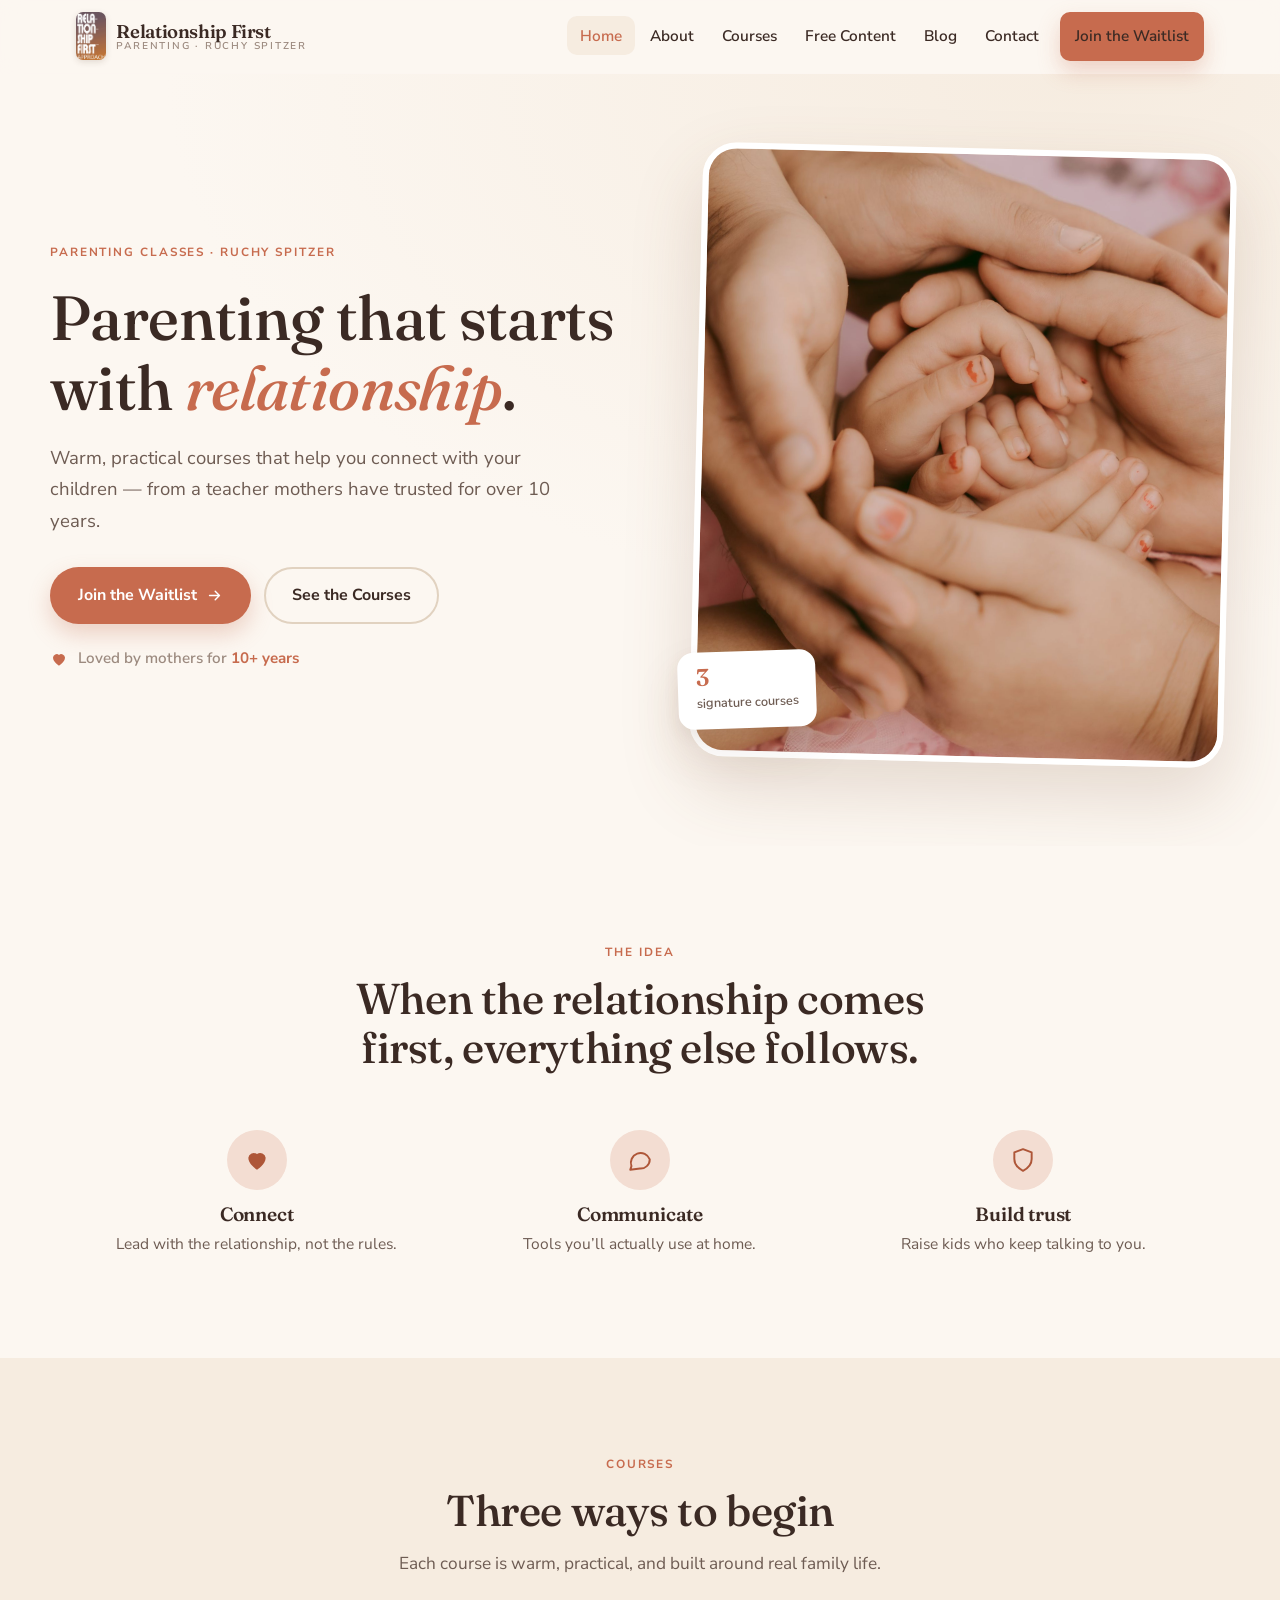
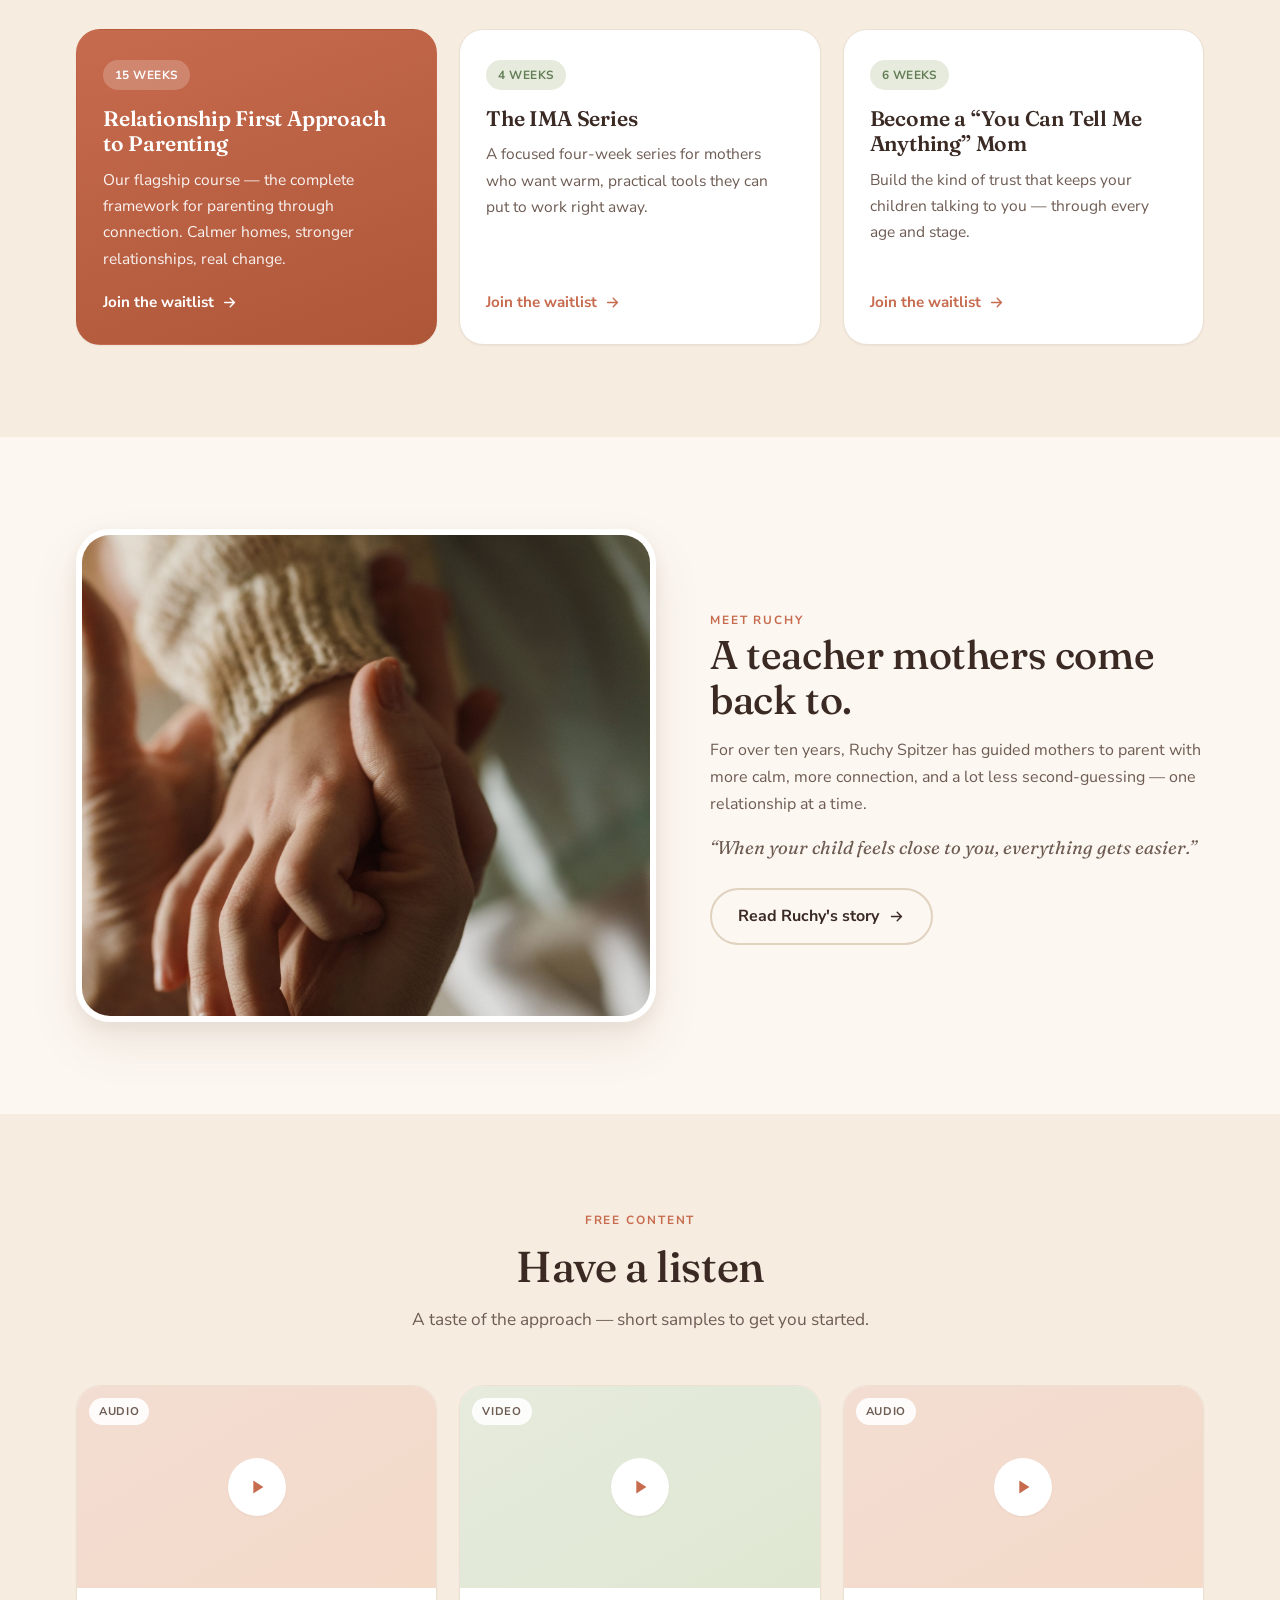
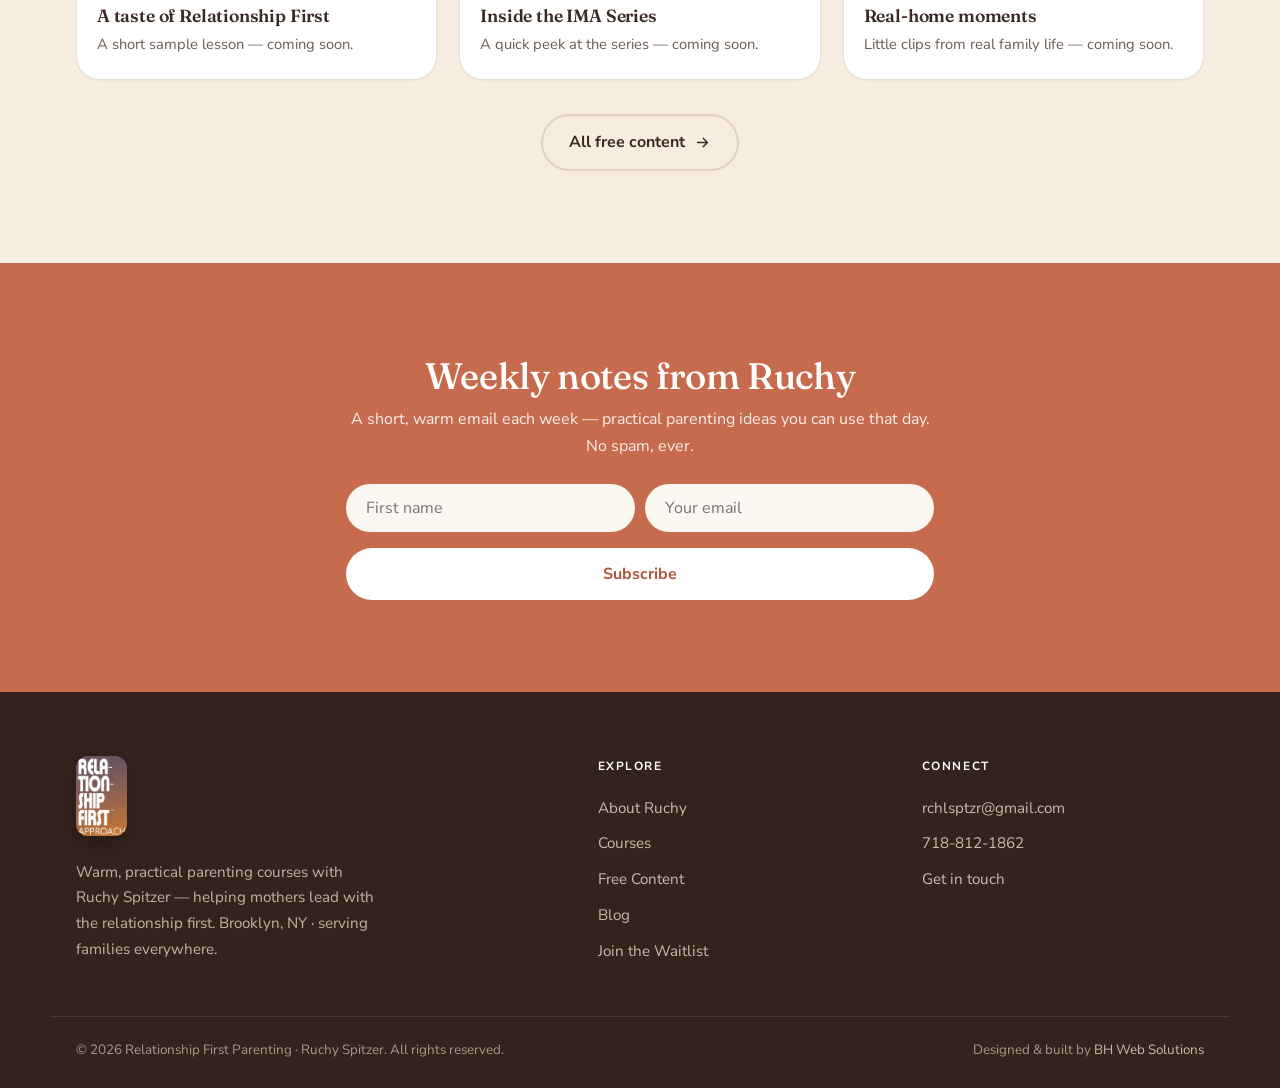
<file: index.html>
<!DOCTYPE html>
<html lang="en">
<head>
<meta charset="UTF-8">
<meta name="viewport" content="width=device-width, initial-scale=1.0">
<title>Relationship First Parenting | Ruchy Spitzer — Parenting Classes</title>
<meta name="description" content="Warm, practical parenting courses with Ruchy Spitzer. Lead with the relationship first — sign up or join the waitlist for the next class.">
<meta name="theme-color" content="#C76B4E">
<link rel="icon" type="image/svg+xml" href="assets/favicon.svg">
<meta property="og:type" content="website">
<meta property="og:title" content="Relationship First Parenting | Ruchy Spitzer — Parenting Classes">
<meta property="og:description" content="Warm, practical parenting courses with Ruchy Spitzer. Lead with the relationship first — sign up or join the waitlist for the next class.">
<meta property="og:image" content="assets/img/hero.jpg">
<link rel="preconnect" href="https://fonts.googleapis.com">
<link rel="preconnect" href="https://fonts.gstatic.com" crossorigin>
<link rel="stylesheet" href="assets/site.css">
<script type="application/ld+json">{"@context":"https://schema.org","@type":"Organization","name":"Relationship First Parenting","alternateName":"Ruchy Spitzer Parenting","founder":{"@type":"Person","name":"Ruchy Spitzer"},"url":"https://relationshipfirstparenting.com/","email":"rchlsptzr@gmail.com","telephone":"+1-718-812-1862","description":"Warm, practical parenting courses by Ruchy Spitzer — leading with the relationship first."}</script>
</head>
<body>
<nav class="nav" id="nav">
  <div class="in">
    <a href="index.html" class="brand" aria-label="Relationship First Approach — Ruchy Spitzer"><img class="brand__logo" src="assets/img/logo.jpg" alt="Relationship First Approach"><span class="brand__txt">Relationship First<small>Parenting · Ruchy Spitzer</small></span></a>
    <ul class="nav__links">
      <li><a href="index.html" aria-current="page">Home</a></li>
      <li><a href="about.html">About</a></li>
      <li><a href="courses.html">Courses</a></li>
      <li><a href="resources.html">Free Content</a></li>
      <li><a href="blog.html">Blog</a></li>
      <li><a href="contact.html">Contact</a></li>
      <li class="nav__cta"><a href="contact.html" class="btn btn--clay btn--sm">Join the Waitlist</a></li>
    </ul>
    <button class="burger" id="burger" aria-label="Open menu" aria-expanded="false"><span></span><span></span><span></span></button>
  </div>
</nav>
<div class="mobile" id="mobile">
  <a href="index.html">Home</a>
  <a href="about.html">About</a>
  <a href="courses.html">Courses</a>
  <a href="resources.html">Free Content</a>
  <a href="blog.html">Blog</a>
  <a href="contact.html">Contact</a>
  <a href="contact.html" class="m-cta btn btn--clay">Join the Waitlist</a>
</div>
<header class="hero">
  <div class="in hero__in">
    <div class="rv">
      <span class="eyebrow">Parenting classes · Ruchy Spitzer</span>
      <h1>Parenting that starts with <em>relationship</em>.</h1>
      <p class="sub">Warm, practical courses that help you connect with your children — from a teacher mothers have trusted for over 10 years.</p>
      <div class="cta-row">
        <a href="contact.html" class="btn btn--clay">Join the Waitlist <svg class="arr" width="17" height="17" viewBox="0 0 24 24" fill="none" stroke="currentColor" stroke-width="2" stroke-linecap="round" stroke-linejoin="round"><path d="M5 12h14M13 6l6 6-6 6"/></svg></a>
        <a href="courses.html" class="btn btn--ghost">See the Courses</a>
      </div>
      <div class="note"><svg width=18 height=18 style=color:var(--clay) viewBox="0 0 24 24" fill="currentColor"><path d="M12 21s-8-4.9-8-11a5 5 0 0 1 8-3.5A5 5 0 0 1 20 10c0 6.1-8 11-8 11Z"/></svg> <span>Loved by mothers for <b>10+ years</b></span></div>
    </div>
    <div class="hero__art rv rd1">
      <div class="frame"><img src="assets/img/hero.jpg" alt="A parent and child holding hands"></div>
      <div class="tag"><b>3</b><span>signature courses</span></div>
    </div>
  </div>
</header>

<section class="sec">
  <div class="in">
    <div class="shead center rv"><span class="eyebrow">The idea</span><h2>When the relationship comes first, everything else follows.</h2></div>
    <div class="vals">
      <div class="val rv rd1"><span class="val__ic"><svg width=26 height=26 viewBox="0 0 24 24" fill="currentColor"><path d="M12 21s-8-4.9-8-11a5 5 0 0 1 8-3.5A5 5 0 0 1 20 10c0 6.1-8 11-8 11Z"/></svg></span><h3>Connect</h3><p>Lead with the relationship, not the rules.</p></div>
      <div class="val rv rd2"><span class="val__ic"><svg width="26" height="26" viewBox="0 0 24 24" fill="none" stroke="currentColor" stroke-width="1.8" stroke-linecap="round" stroke-linejoin="round"><path d="M21 11.5a8.4 8.4 0 0 1-9 8.4L3 21l1.1-3.3A8.4 8.4 0 1 1 21 11.5Z"/></svg></span><h3>Communicate</h3><p>Tools you’ll actually use at home.</p></div>
      <div class="val rv rd3"><span class="val__ic"><svg width="26" height="26" viewBox="0 0 24 24" fill="none" stroke="currentColor" stroke-width="1.8" stroke-linecap="round" stroke-linejoin="round"><path d="M12 2 4 5v6c0 5 3.4 8.5 8 11 4.6-2.5 8-6 8-11V5l-8-3Z"/></svg></span><h3>Build trust</h3><p>Raise kids who keep talking to you.</p></div>
    </div>
  </div>
</section>

<section class="sec courses" id="courses">
  <div class="in">
    <div class="shead center rv"><span class="eyebrow">Courses</span><h2>Three ways to begin</h2><p>Each course is warm, practical, and built around real family life.</p></div>
    <div class="course-grid">
      <div class="course feature rv"><span class="wk">15 weeks</span><h3>Relationship First Approach to Parenting</h3><p>Our flagship course — the complete framework for parenting through connection. Calmer homes, stronger relationships, real change.</p><a class="more" href="contact.html">Join the waitlist <svg class="arr" width="17" height="17" viewBox="0 0 24 24" fill="none" stroke="currentColor" stroke-width="2" stroke-linecap="round" stroke-linejoin="round"><path d="M5 12h14M13 6l6 6-6 6"/></svg></a></div>
      <div class="course rv"><span class="wk">4 weeks</span><h3>The IMA Series</h3><p>A focused four-week series for mothers who want warm, practical tools they can put to work right away.</p><a class="more" href="contact.html">Join the waitlist <svg class="arr" width="17" height="17" viewBox="0 0 24 24" fill="none" stroke="currentColor" stroke-width="2" stroke-linecap="round" stroke-linejoin="round"><path d="M5 12h14M13 6l6 6-6 6"/></svg></a></div>
      <div class="course rv"><span class="wk">6 weeks</span><h3>Become a “You Can Tell Me Anything” Mom</h3><p>Build the kind of trust that keeps your children talking to you — through every age and stage.</p><a class="more" href="contact.html">Join the waitlist <svg class="arr" width="17" height="17" viewBox="0 0 24 24" fill="none" stroke="currentColor" stroke-width="2" stroke-linecap="round" stroke-linejoin="round"><path d="M5 12h14M13 6l6 6-6 6"/></svg></a></div>
      
    </div>
  </div>
</section>

<section class="sec">
  <div class="in split flip">
    <div class="split__img rv"><img src="assets/img/about.jpg" alt="Ruchy Spitzer's warm, relationship-first approach"></div>
    <div class="split__body rv rd1">
      <span class="eyebrow">Meet Ruchy</span>
      <h2>A teacher mothers come back to.</h2>
      <p>For over ten years, Ruchy Spitzer has guided mothers to parent with more calm, more connection, and a lot less second-guessing — one relationship at a time.</p>
      <p class="signoff">“When your child feels close to you, everything gets easier.”</p>
      <div class="cta-row"><a href="about.html" class="btn btn--ghost">Read Ruchy's story <svg class="arr" width="17" height="17" viewBox="0 0 24 24" fill="none" stroke="currentColor" stroke-width="2" stroke-linecap="round" stroke-linejoin="round"><path d="M5 12h14M13 6l6 6-6 6"/></svg></a></div>
    </div>
  </div>
</section>

<section class="sec media">
  <div class="in">
    <div class="shead center rv"><span class="eyebrow">Free content</span><h2>Have a listen</h2><p>A taste of the approach — short samples to get you started.</p></div>
    <div class="media-grid">
      <div class="mcard rv rd1"><div class="mcard__top"><span class="mcard__type">Audio</span><span class="mcard__play"><svg width="22" height="22" viewBox="0 0 24 24" fill="currentColor"><path d="M8 5v14l11-7z"/></svg></span></div><div class="mcard__b"><h3>A taste of Relationship First</h3><p>A short sample lesson — coming soon.</p></div></div>
      <div class="mcard rv rd2"><div class="mcard__top sage"><span class="mcard__type">Video</span><span class="mcard__play"><svg width="22" height="22" viewBox="0 0 24 24" fill="currentColor"><path d="M8 5v14l11-7z"/></svg></span></div><div class="mcard__b"><h3>Inside the IMA Series</h3><p>A quick peek at the series — coming soon.</p></div></div>
      <div class="mcard rv rd3"><div class="mcard__top"><span class="mcard__type">Audio</span><span class="mcard__play"><svg width="22" height="22" viewBox="0 0 24 24" fill="currentColor"><path d="M8 5v14l11-7z"/></svg></span></div><div class="mcard__b"><h3>Real-home moments</h3><p>Little clips from real family life — coming soon.</p></div></div>
    </div>
    <div class="shead center rv" style="margin-top:34px"><a href="resources.html" class="btn btn--ghost">All free content <svg class="arr" width="17" height="17" viewBox="0 0 24 24" fill="none" stroke="currentColor" stroke-width="2" stroke-linecap="round" stroke-linejoin="round"><path d="M5 12h14M13 6l6 6-6 6"/></svg></a></div>
  </div>
</section>

<section class="sec news">
  <div class="in">
    <h2>Weekly notes from Ruchy</h2>
    <p>A short, warm email each week — practical parenting ideas you can use that day. No spam, ever.</p>
    <div class="nf-wrap">
      <form class="nf" data-subject="Newsletter signup — Relationship First Parenting">
        <input type="text" name="Name" placeholder="First name" aria-label="First name">
        <input type="email" name="Email" placeholder="Your email" required aria-label="Your email">
        <input type="text" name="_honey" class="hp" tabindex="-1" autocomplete="off" aria-hidden="true">
        <button type="submit" class="btn btn--light">Subscribe</button>
        <p class="nf-status"></p>
      </form>
      <div class="nf-success"><div class="ic"><svg width="20" height="20" viewBox="0 0 24 24" fill="none" stroke="currentColor" stroke-width="2.4" stroke-linecap="round" stroke-linejoin="round"><path d="m20 6-11 11-5-5"/></svg></div><h3>You're on the list!</h3><p>Look out for Ruchy's next note in your inbox.</p></div>
    </div>
  </div>
</section>
<footer class="foot">
  <div class="in foot__grid">
    <div>
      <a href="index.html" class="foot__brand" aria-label="Relationship First Approach — Ruchy Spitzer"><img src="assets/img/logo.jpg" alt="Relationship First Approach — Ruchy Spitzer"></a>
      <p class="foot__about">Warm, practical parenting courses with Ruchy Spitzer — helping mothers lead with the relationship first. Brooklyn, NY · serving families everywhere.</p>
    </div>
    <div>
      <h5>Explore</h5>
      <a class="fl" href="about.html">About Ruchy</a>
      <a class="fl" href="courses.html">Courses</a>
      <a class="fl" href="resources.html">Free Content</a>
      <a class="fl" href="blog.html">Blog</a>
      <a class="fl" href="contact.html">Join the Waitlist</a>
    </div>
    <div>
      <h5>Connect</h5>
      <a class="fl" href="mailto:rchlsptzr@gmail.com">rchlsptzr@gmail.com</a>
      <a class="fl" href="tel:17188121862">718-812-1862</a>
      <a class="fl" href="contact.html">Get in touch</a>
    </div>
  </div>
  <div class="in foot__bottom">
    <span>© 2026 Relationship First Parenting · Ruchy Spitzer. All rights reserved.</span>
    <span>Designed &amp; built by <a href="https://bhwebsolutions.com" target="_blank" rel="noopener">BH Web Solutions</a></span>
  </div>
</footer>
<script src="assets/site.js" defer></script>
</body>
</html>
</file>
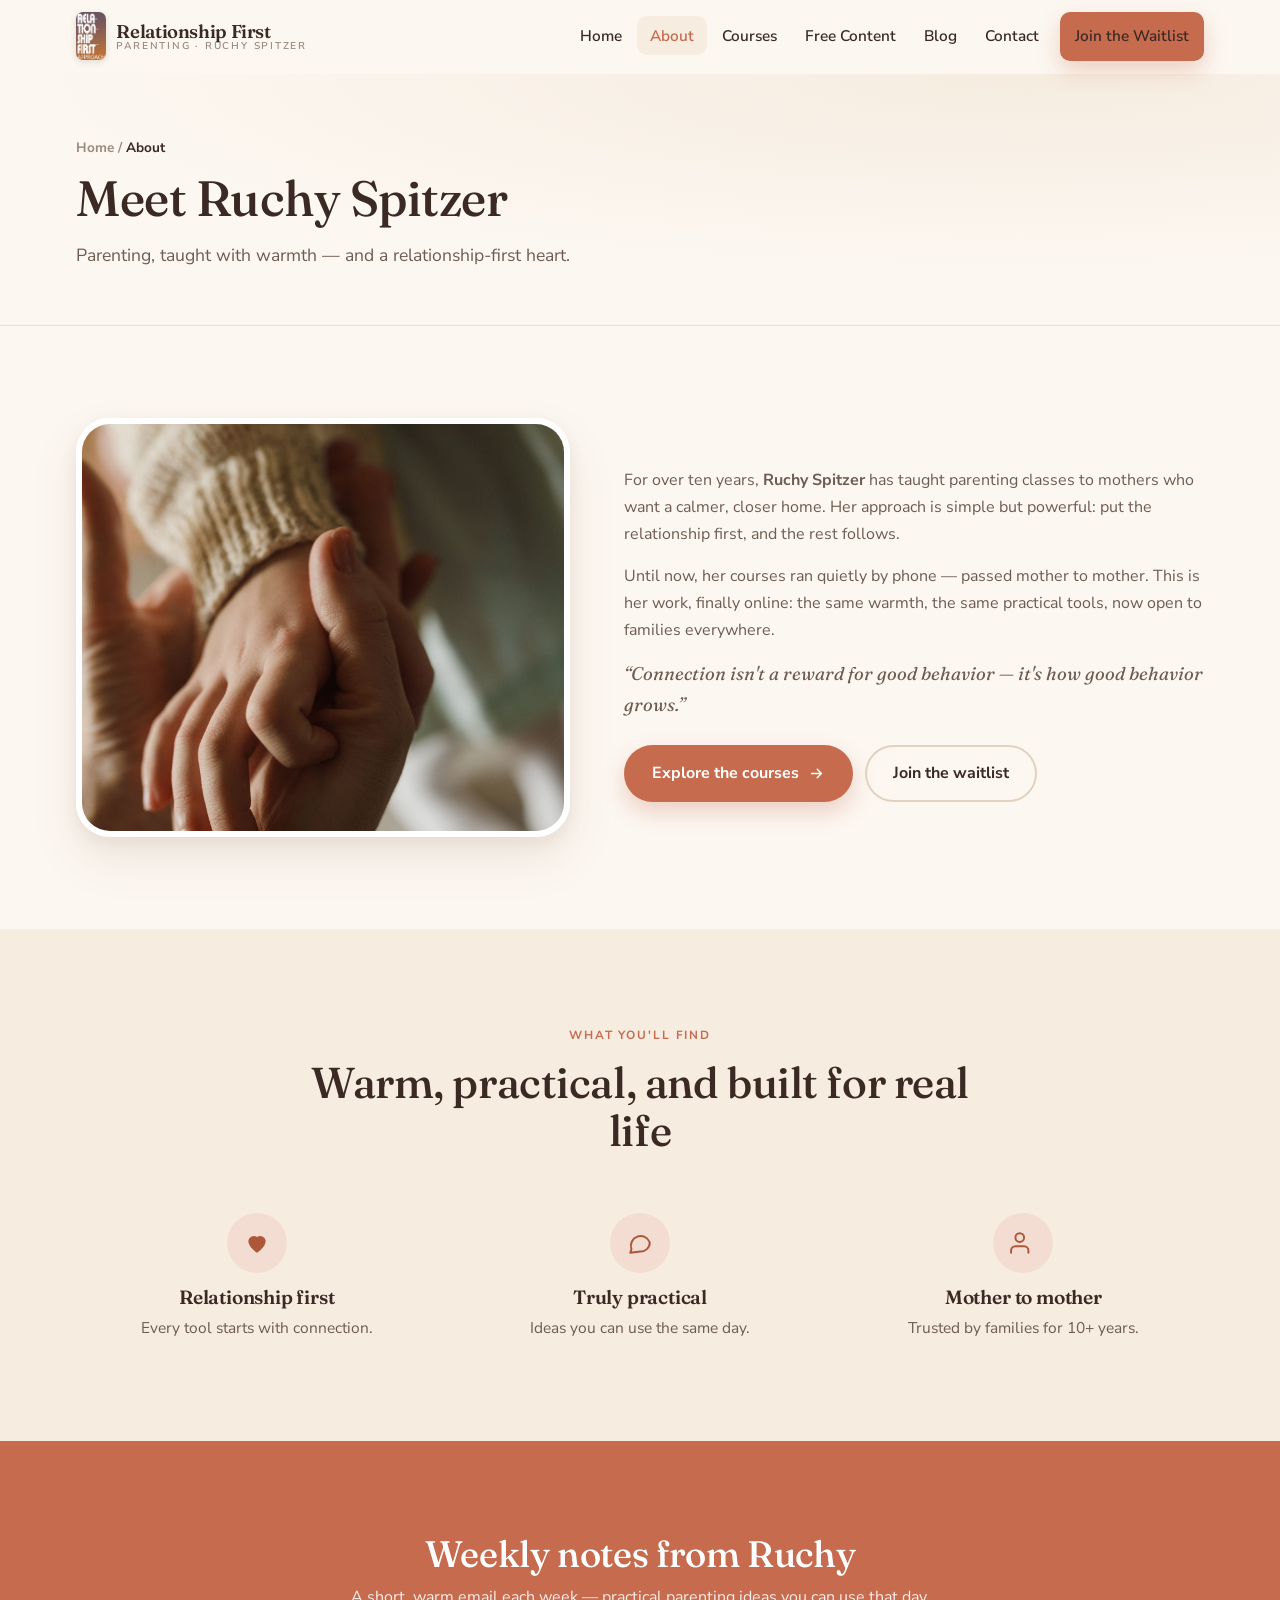
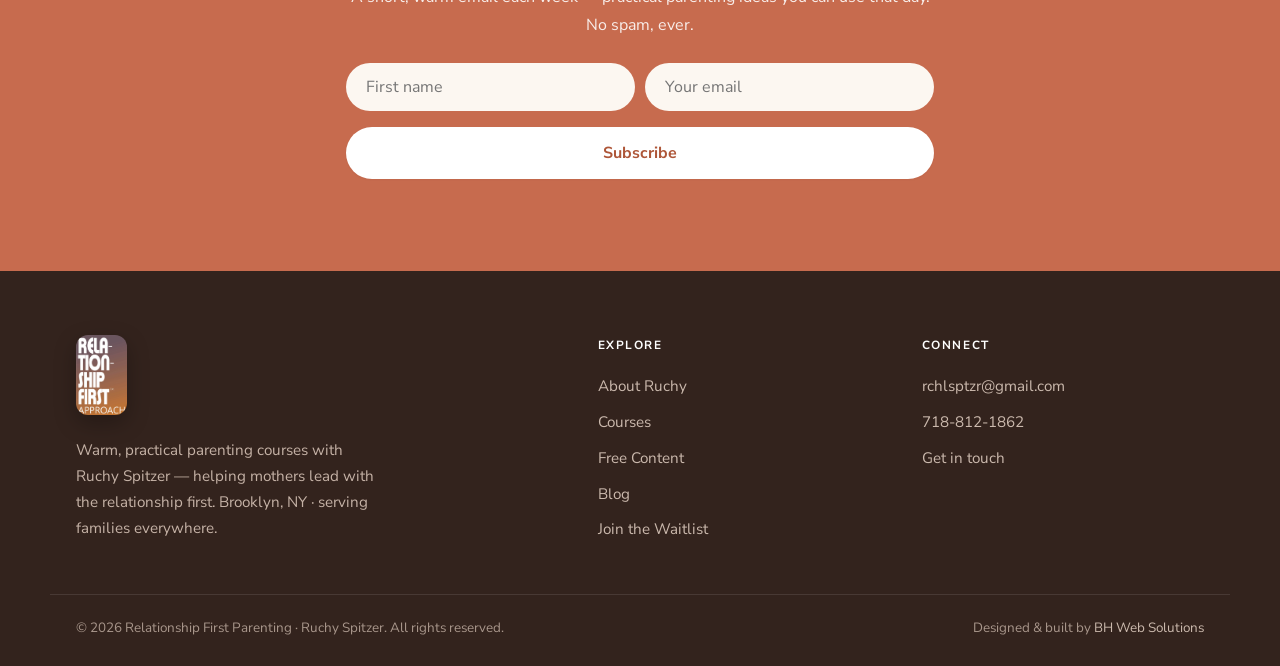
<file: about.html>
<!DOCTYPE html>
<html lang="en">
<head>
<meta charset="UTF-8">
<meta name="viewport" content="width=device-width, initial-scale=1.0">
<title>About Ruchy Spitzer | Relationship First Parenting</title>
<meta name="description" content="Meet Ruchy Spitzer — over 10 years teaching mothers to parent with warmth and connection through her Relationship First approach.">
<meta name="theme-color" content="#C76B4E">
<link rel="icon" type="image/svg+xml" href="assets/favicon.svg">
<meta property="og:type" content="website">
<meta property="og:title" content="About Ruchy Spitzer | Relationship First Parenting">
<meta property="og:description" content="Meet Ruchy Spitzer — over 10 years teaching mothers to parent with warmth and connection through her Relationship First approach.">
<meta property="og:image" content="assets/img/hero.jpg">
<link rel="preconnect" href="https://fonts.googleapis.com">
<link rel="preconnect" href="https://fonts.gstatic.com" crossorigin>
<link rel="stylesheet" href="assets/site.css">
</head>
<body>
<nav class="nav" id="nav">
  <div class="in">
    <a href="index.html" class="brand" aria-label="Relationship First Approach — Ruchy Spitzer"><img class="brand__logo" src="assets/img/logo.jpg" alt="Relationship First Approach"><span class="brand__txt">Relationship First<small>Parenting · Ruchy Spitzer</small></span></a>
    <ul class="nav__links">
      <li><a href="index.html">Home</a></li>
      <li><a href="about.html" aria-current="page">About</a></li>
      <li><a href="courses.html">Courses</a></li>
      <li><a href="resources.html">Free Content</a></li>
      <li><a href="blog.html">Blog</a></li>
      <li><a href="contact.html">Contact</a></li>
      <li class="nav__cta"><a href="contact.html" class="btn btn--clay btn--sm">Join the Waitlist</a></li>
    </ul>
    <button class="burger" id="burger" aria-label="Open menu" aria-expanded="false"><span></span><span></span><span></span></button>
  </div>
</nav>
<div class="mobile" id="mobile">
  <a href="index.html">Home</a>
  <a href="about.html">About</a>
  <a href="courses.html">Courses</a>
  <a href="resources.html">Free Content</a>
  <a href="blog.html">Blog</a>
  <a href="contact.html">Contact</a>
  <a href="contact.html" class="m-cta btn btn--clay">Join the Waitlist</a>
</div>
<section class="titlebar"><div class="in">
  <div class="crumb"><a href="index.html">Home</a> / <b>About</b></div>
  <h1>Meet Ruchy Spitzer</h1>
  <p>Parenting, taught with warmth — and a relationship-first heart.</p>
</div></section>
<section class="sec">
  <div class="in split">
    <div class="split__img rv"><img src="assets/img/about.jpg" alt="Ruchy Spitzer"></div>
    <div class="split__body rv rd1">
      <p>For over ten years, <b>Ruchy Spitzer</b> has taught parenting classes to mothers who want a calmer, closer home. Her approach is simple but powerful: put the relationship first, and the rest follows.</p>
      <p>Until now, her courses ran quietly by phone — passed mother to mother. This is her work, finally online: the same warmth, the same practical tools, now open to families everywhere.</p>
      <p class="signoff">“Connection isn't a reward for good behavior — it's how good behavior grows.”</p>
      <div class="cta-row"><a href="courses.html" class="btn btn--clay">Explore the courses <svg class="arr" width="17" height="17" viewBox="0 0 24 24" fill="none" stroke="currentColor" stroke-width="2" stroke-linecap="round" stroke-linejoin="round"><path d="M5 12h14M13 6l6 6-6 6"/></svg></a><a href="contact.html" class="btn btn--ghost">Join the waitlist</a></div>
    </div>
  </div>
</section>

<section class="sec courses">
  <div class="in">
    <div class="shead center rv"><span class="eyebrow">What you'll find</span><h2>Warm, practical, and built for real life</h2></div>
    <div class="vals">
      <div class="val rv rd1"><span class="val__ic"><svg width=26 height=26 viewBox="0 0 24 24" fill="currentColor"><path d="M12 21s-8-4.9-8-11a5 5 0 0 1 8-3.5A5 5 0 0 1 20 10c0 6.1-8 11-8 11Z"/></svg></span><h3>Relationship first</h3><p>Every tool starts with connection.</p></div>
      <div class="val rv rd2"><span class="val__ic"><svg width="26" height="26" viewBox="0 0 24 24" fill="none" stroke="currentColor" stroke-width="1.8" stroke-linecap="round" stroke-linejoin="round"><path d="M21 11.5a8.4 8.4 0 0 1-9 8.4L3 21l1.1-3.3A8.4 8.4 0 1 1 21 11.5Z"/></svg></span><h3>Truly practical</h3><p>Ideas you can use the same day.</p></div>
      <div class="val rv rd3"><span class="val__ic"><svg width="26" height="26" viewBox="0 0 24 24" fill="none" stroke="currentColor" stroke-width="1.8" stroke-linecap="round" stroke-linejoin="round"><path d="M17 21v-2a4 4 0 0 0-4-4H5a4 4 0 0 0-4 4v2M9 11a4 4 0 1 0 0-8 4 4 0 0 0 0 8Z"/></svg></span><h3>Mother to mother</h3><p>Trusted by families for 10+ years.</p></div>
    </div>
  </div>
</section>
<section class="sec news">
  <div class="in">
    <h2>Weekly notes from Ruchy</h2>
    <p>A short, warm email each week — practical parenting ideas you can use that day. No spam, ever.</p>
    <div class="nf-wrap">
      <form class="nf" data-subject="Newsletter signup — Relationship First Parenting">
        <input type="text" name="Name" placeholder="First name" aria-label="First name">
        <input type="email" name="Email" placeholder="Your email" required aria-label="Your email">
        <input type="text" name="_honey" class="hp" tabindex="-1" autocomplete="off" aria-hidden="true">
        <button type="submit" class="btn btn--light">Subscribe</button>
        <p class="nf-status"></p>
      </form>
      <div class="nf-success"><div class="ic"><svg width="20" height="20" viewBox="0 0 24 24" fill="none" stroke="currentColor" stroke-width="2.4" stroke-linecap="round" stroke-linejoin="round"><path d="m20 6-11 11-5-5"/></svg></div><h3>You're on the list!</h3><p>Look out for Ruchy's next note in your inbox.</p></div>
    </div>
  </div>
</section>
<footer class="foot">
  <div class="in foot__grid">
    <div>
      <a href="index.html" class="foot__brand" aria-label="Relationship First Approach — Ruchy Spitzer"><img src="assets/img/logo.jpg" alt="Relationship First Approach — Ruchy Spitzer"></a>
      <p class="foot__about">Warm, practical parenting courses with Ruchy Spitzer — helping mothers lead with the relationship first. Brooklyn, NY · serving families everywhere.</p>
    </div>
    <div>
      <h5>Explore</h5>
      <a class="fl" href="about.html">About Ruchy</a>
      <a class="fl" href="courses.html">Courses</a>
      <a class="fl" href="resources.html">Free Content</a>
      <a class="fl" href="blog.html">Blog</a>
      <a class="fl" href="contact.html">Join the Waitlist</a>
    </div>
    <div>
      <h5>Connect</h5>
      <a class="fl" href="mailto:rchlsptzr@gmail.com">rchlsptzr@gmail.com</a>
      <a class="fl" href="tel:17188121862">718-812-1862</a>
      <a class="fl" href="contact.html">Get in touch</a>
    </div>
  </div>
  <div class="in foot__bottom">
    <span>© 2026 Relationship First Parenting · Ruchy Spitzer. All rights reserved.</span>
    <span>Designed &amp; built by <a href="https://bhwebsolutions.com" target="_blank" rel="noopener">BH Web Solutions</a></span>
  </div>
</footer>
<script src="assets/site.js" defer></script>
</body>
</html>
</file>
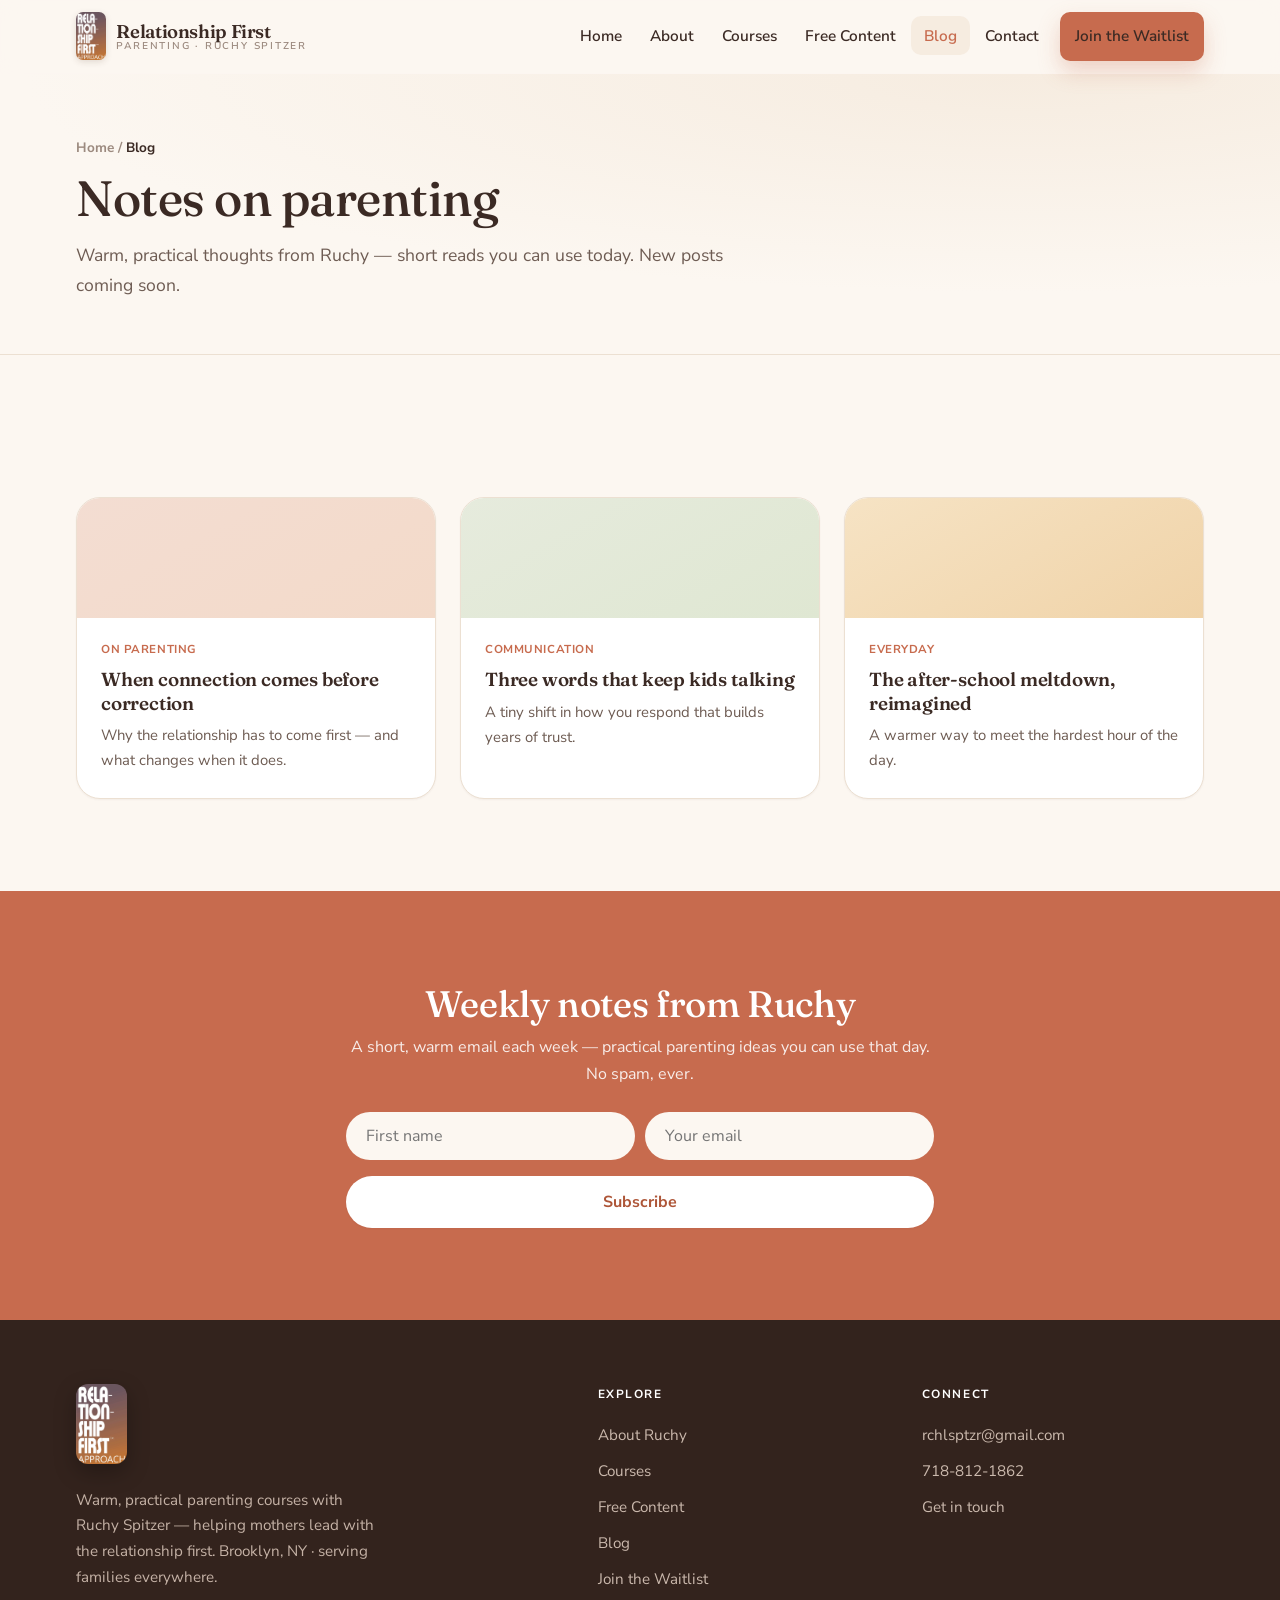
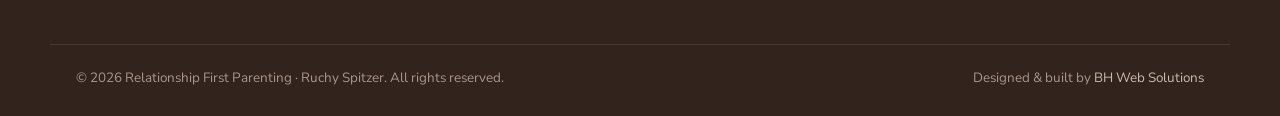
<file: blog.html>
<!DOCTYPE html>
<html lang="en">
<head>
<meta charset="UTF-8">
<meta name="viewport" content="width=device-width, initial-scale=1.0">
<title>Blog | Relationship First Parenting — Ruchy Spitzer</title>
<meta name="description" content="Warm, practical parenting notes from Ruchy Spitzer — connection, communication and everyday family life.">
<meta name="theme-color" content="#C76B4E">
<link rel="icon" type="image/svg+xml" href="assets/favicon.svg">
<meta property="og:type" content="website">
<meta property="og:title" content="Blog | Relationship First Parenting — Ruchy Spitzer">
<meta property="og:description" content="Warm, practical parenting notes from Ruchy Spitzer — connection, communication and everyday family life.">
<meta property="og:image" content="assets/img/hero.jpg">
<link rel="preconnect" href="https://fonts.googleapis.com">
<link rel="preconnect" href="https://fonts.gstatic.com" crossorigin>
<link rel="stylesheet" href="assets/site.css">
</head>
<body>
<nav class="nav" id="nav">
  <div class="in">
    <a href="index.html" class="brand" aria-label="Relationship First Approach — Ruchy Spitzer"><img class="brand__logo" src="assets/img/logo.jpg" alt="Relationship First Approach"><span class="brand__txt">Relationship First<small>Parenting · Ruchy Spitzer</small></span></a>
    <ul class="nav__links">
      <li><a href="index.html">Home</a></li>
      <li><a href="about.html">About</a></li>
      <li><a href="courses.html">Courses</a></li>
      <li><a href="resources.html">Free Content</a></li>
      <li><a href="blog.html" aria-current="page">Blog</a></li>
      <li><a href="contact.html">Contact</a></li>
      <li class="nav__cta"><a href="contact.html" class="btn btn--clay btn--sm">Join the Waitlist</a></li>
    </ul>
    <button class="burger" id="burger" aria-label="Open menu" aria-expanded="false"><span></span><span></span><span></span></button>
  </div>
</nav>
<div class="mobile" id="mobile">
  <a href="index.html">Home</a>
  <a href="about.html">About</a>
  <a href="courses.html">Courses</a>
  <a href="resources.html">Free Content</a>
  <a href="blog.html">Blog</a>
  <a href="contact.html">Contact</a>
  <a href="contact.html" class="m-cta btn btn--clay">Join the Waitlist</a>
</div>
<section class="titlebar"><div class="in">
  <div class="crumb"><a href="index.html">Home</a> / <b>Blog</b></div>
  <h1>Notes on parenting</h1>
  <p>Warm, practical thoughts from Ruchy — short reads you can use today. New posts coming soon.</p>
</div></section>
<section class="sec">
  <div class="in">
    <div class="blog-grid">
      <a class="post rv" href="#"><div class="post__top"></div><div class="post__b"><span class="post__cat">On Parenting</span><h3>When connection comes before correction</h3><p>Why the relationship has to come first — and what changes when it does.</p></div></a>
      <a class="post rv" href="#"><div class="post__top"></div><div class="post__b"><span class="post__cat">Communication</span><h3>Three words that keep kids talking</h3><p>A tiny shift in how you respond that builds years of trust.</p></div></a>
      <a class="post rv" href="#"><div class="post__top"></div><div class="post__b"><span class="post__cat">Everyday</span><h3>The after-school meltdown, reimagined</h3><p>A warmer way to meet the hardest hour of the day.</p></div></a>
      
    </div>
  </div>
</section>
<section class="sec news">
  <div class="in">
    <h2>Weekly notes from Ruchy</h2>
    <p>A short, warm email each week — practical parenting ideas you can use that day. No spam, ever.</p>
    <div class="nf-wrap">
      <form class="nf" data-subject="Newsletter signup — Relationship First Parenting">
        <input type="text" name="Name" placeholder="First name" aria-label="First name">
        <input type="email" name="Email" placeholder="Your email" required aria-label="Your email">
        <input type="text" name="_honey" class="hp" tabindex="-1" autocomplete="off" aria-hidden="true">
        <button type="submit" class="btn btn--light">Subscribe</button>
        <p class="nf-status"></p>
      </form>
      <div class="nf-success"><div class="ic"><svg width="20" height="20" viewBox="0 0 24 24" fill="none" stroke="currentColor" stroke-width="2.4" stroke-linecap="round" stroke-linejoin="round"><path d="m20 6-11 11-5-5"/></svg></div><h3>You're on the list!</h3><p>Look out for Ruchy's next note in your inbox.</p></div>
    </div>
  </div>
</section>
<footer class="foot">
  <div class="in foot__grid">
    <div>
      <a href="index.html" class="foot__brand" aria-label="Relationship First Approach — Ruchy Spitzer"><img src="assets/img/logo.jpg" alt="Relationship First Approach — Ruchy Spitzer"></a>
      <p class="foot__about">Warm, practical parenting courses with Ruchy Spitzer — helping mothers lead with the relationship first. Brooklyn, NY · serving families everywhere.</p>
    </div>
    <div>
      <h5>Explore</h5>
      <a class="fl" href="about.html">About Ruchy</a>
      <a class="fl" href="courses.html">Courses</a>
      <a class="fl" href="resources.html">Free Content</a>
      <a class="fl" href="blog.html">Blog</a>
      <a class="fl" href="contact.html">Join the Waitlist</a>
    </div>
    <div>
      <h5>Connect</h5>
      <a class="fl" href="mailto:rchlsptzr@gmail.com">rchlsptzr@gmail.com</a>
      <a class="fl" href="tel:17188121862">718-812-1862</a>
      <a class="fl" href="contact.html">Get in touch</a>
    </div>
  </div>
  <div class="in foot__bottom">
    <span>© 2026 Relationship First Parenting · Ruchy Spitzer. All rights reserved.</span>
    <span>Designed &amp; built by <a href="https://bhwebsolutions.com" target="_blank" rel="noopener">BH Web Solutions</a></span>
  </div>
</footer>
<script src="assets/site.js" defer></script>
</body>
</html>
</file>
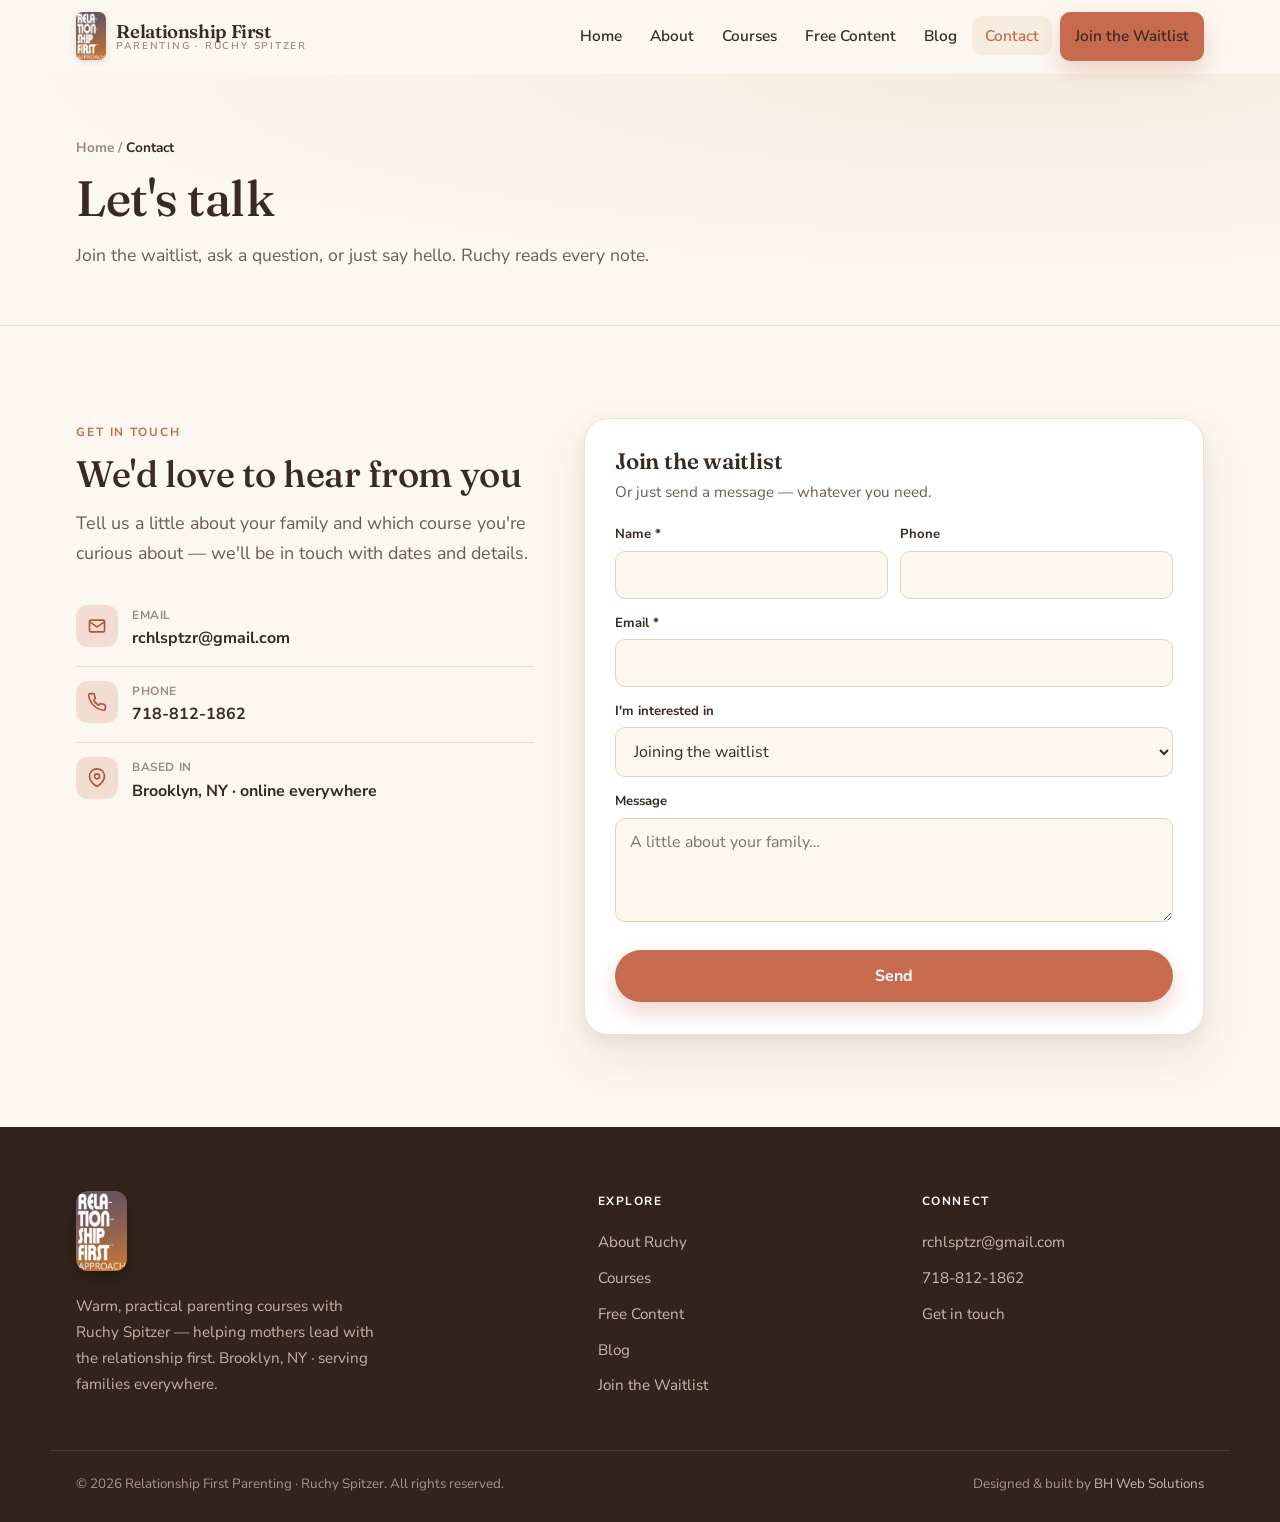
<file: contact.html>
<!DOCTYPE html>
<html lang="en">
<head>
<meta charset="UTF-8">
<meta name="viewport" content="width=device-width, initial-scale=1.0">
<title>Contact & Waitlist | Relationship First Parenting — Ruchy Spitzer</title>
<meta name="description" content="Contact Ruchy Spitzer or join the waitlist for the next Relationship First Parenting course. Email rchlsptzr@gmail.com or call 718-812-1862.">
<meta name="theme-color" content="#C76B4E">
<link rel="icon" type="image/svg+xml" href="assets/favicon.svg">
<meta property="og:type" content="website">
<meta property="og:title" content="Contact & Waitlist | Relationship First Parenting — Ruchy Spitzer">
<meta property="og:description" content="Contact Ruchy Spitzer or join the waitlist for the next Relationship First Parenting course. Email rchlsptzr@gmail.com or call 718-812-1862.">
<meta property="og:image" content="assets/img/hero.jpg">
<link rel="preconnect" href="https://fonts.googleapis.com">
<link rel="preconnect" href="https://fonts.gstatic.com" crossorigin>
<link rel="stylesheet" href="assets/site.css">
</head>
<body>
<nav class="nav" id="nav">
  <div class="in">
    <a href="index.html" class="brand" aria-label="Relationship First Approach — Ruchy Spitzer"><img class="brand__logo" src="assets/img/logo.jpg" alt="Relationship First Approach"><span class="brand__txt">Relationship First<small>Parenting · Ruchy Spitzer</small></span></a>
    <ul class="nav__links">
      <li><a href="index.html">Home</a></li>
      <li><a href="about.html">About</a></li>
      <li><a href="courses.html">Courses</a></li>
      <li><a href="resources.html">Free Content</a></li>
      <li><a href="blog.html">Blog</a></li>
      <li><a href="contact.html" aria-current="page">Contact</a></li>
      <li class="nav__cta"><a href="contact.html" class="btn btn--clay btn--sm">Join the Waitlist</a></li>
    </ul>
    <button class="burger" id="burger" aria-label="Open menu" aria-expanded="false"><span></span><span></span><span></span></button>
  </div>
</nav>
<div class="mobile" id="mobile">
  <a href="index.html">Home</a>
  <a href="about.html">About</a>
  <a href="courses.html">Courses</a>
  <a href="resources.html">Free Content</a>
  <a href="blog.html">Blog</a>
  <a href="contact.html">Contact</a>
  <a href="contact.html" class="m-cta btn btn--clay">Join the Waitlist</a>
</div>
<section class="titlebar"><div class="in">
  <div class="crumb"><a href="index.html">Home</a> / <b>Contact</b></div>
  <h1>Let's talk</h1>
  <p>Join the waitlist, ask a question, or just say hello. Ruchy reads every note.</p>
</div></section>
<section class="sec">
  <div class="in cwrap">
    <div class="rv">
      <span class="eyebrow">Get in touch</span>
      <h2 style="font-size:clamp(1.7rem,3.2vw,2.3rem);margin-top:8px">We'd love to hear from you</h2>
      <p class="lead" style="margin:14px 0 22px">Tell us a little about your family and which course you're curious about — we'll be in touch with dates and details.</p>
      <div class="cline"><span class="ic"><svg width="20" height="20" viewBox="0 0 24 24" fill="none" stroke="currentColor" stroke-width="2" stroke-linecap="round" stroke-linejoin="round"><rect x="3" y="5" width="18" height="14" rx="2"/><path d="m3 7 9 6 9-6"/></svg></span><div><div class="k">Email</div><div class="v"><a href="mailto:rchlsptzr@gmail.com">rchlsptzr@gmail.com</a></div></div></div>
      <div class="cline"><span class="ic"><svg width="20" height="20" viewBox="0 0 24 24" fill="none" stroke="currentColor" stroke-width="2" stroke-linecap="round" stroke-linejoin="round"><path d="M22 16.9v3a2 2 0 0 1-2.2 2 19.8 19.8 0 0 1-8.6-3.1 19.5 19.5 0 0 1-6-6A19.8 19.8 0 0 1 2 4.2 2 2 0 0 1 4 2h3a2 2 0 0 1 2 1.7c.1 1 .4 1.9.7 2.8a2 2 0 0 1-.4 2.1L8 9.9a16 16 0 0 0 6 6l1.3-1.3a2 2 0 0 1 2.1-.4c.9.3 1.8.6 2.8.7A2 2 0 0 1 22 16.9Z"/></svg></span><div><div class="k">Phone</div><div class="v"><a href="tel:17188121862">718-812-1862</a></div></div></div>
      <div class="cline"><span class="ic"><svg width="20" height="20" viewBox="0 0 24 24" fill="none" stroke="currentColor" stroke-width="2" stroke-linecap="round" stroke-linejoin="round"><path d="M21 10c0 7-9 12-9 12s-9-5-9-12a9 9 0 0 1 18 0Z"/><circle cx="12" cy="10" r="3"/></svg></span><div><div class="k">Based in</div><div class="v">Brooklyn, NY · online everywhere</div></div></div>
    </div>
    <div class="nf-wrap rv rd1">
      <div class="formcard">
        <h3>Join the waitlist</h3>
        <p class="hint">Or just send a message — whatever you need.</p>
        <form class="nf" data-subject="New inquiry / waitlist — Relationship First Parenting">
          <div class="fg row2">
            <div><label>Name *</label><input type="text" name="Name" required autocomplete="name"></div>
            <div><label>Phone</label><input type="tel" name="Phone" autocomplete="tel"></div>
          </div>
          <div class="fg"><label>Email *</label><input type="email" name="Email" required autocomplete="email"></div>
          <div class="fg"><label>I'm interested in</label>
            <select name="Interested in">
              <option>Joining the waitlist</option>
              <option>Relationship First Approach (15 weeks)</option>
              <option>The IMA Series (4 weeks)</option>
              <option>“You Can Tell Me Anything” Mom (6 weeks)</option>
              <option>Weekly emails</option>
              <option>Just saying hello</option>
            </select>
          </div>
          <div class="fg"><label>Message</label><textarea name="Message" placeholder="A little about your family…"></textarea></div>
          <input type="text" name="_honey" class="hp" tabindex="-1" autocomplete="off" aria-hidden="true">
          <button type="submit" class="btn btn--clay">Send</button>
          <p class="nf-status"></p>
        </form>
        <div class="nf-success"><div class="ic"><svg width="20" height="20" viewBox="0 0 24 24" fill="none" stroke="currentColor" stroke-width="2.4" stroke-linecap="round" stroke-linejoin="round"><path d="m20 6-11 11-5-5"/></svg></div><h3>Thank you!</h3><p>Your note is on its way to Ruchy — she'll be in touch soon.</p></div>
      </div>
    </div>
  </div>
</section>
<footer class="foot">
  <div class="in foot__grid">
    <div>
      <a href="index.html" class="foot__brand" aria-label="Relationship First Approach — Ruchy Spitzer"><img src="assets/img/logo.jpg" alt="Relationship First Approach — Ruchy Spitzer"></a>
      <p class="foot__about">Warm, practical parenting courses with Ruchy Spitzer — helping mothers lead with the relationship first. Brooklyn, NY · serving families everywhere.</p>
    </div>
    <div>
      <h5>Explore</h5>
      <a class="fl" href="about.html">About Ruchy</a>
      <a class="fl" href="courses.html">Courses</a>
      <a class="fl" href="resources.html">Free Content</a>
      <a class="fl" href="blog.html">Blog</a>
      <a class="fl" href="contact.html">Join the Waitlist</a>
    </div>
    <div>
      <h5>Connect</h5>
      <a class="fl" href="mailto:rchlsptzr@gmail.com">rchlsptzr@gmail.com</a>
      <a class="fl" href="tel:17188121862">718-812-1862</a>
      <a class="fl" href="contact.html">Get in touch</a>
    </div>
  </div>
  <div class="in foot__bottom">
    <span>© 2026 Relationship First Parenting · Ruchy Spitzer. All rights reserved.</span>
    <span>Designed &amp; built by <a href="https://bhwebsolutions.com" target="_blank" rel="noopener">BH Web Solutions</a></span>
  </div>
</footer>
<script src="assets/site.js" defer></script>
</body>
</html>
</file>
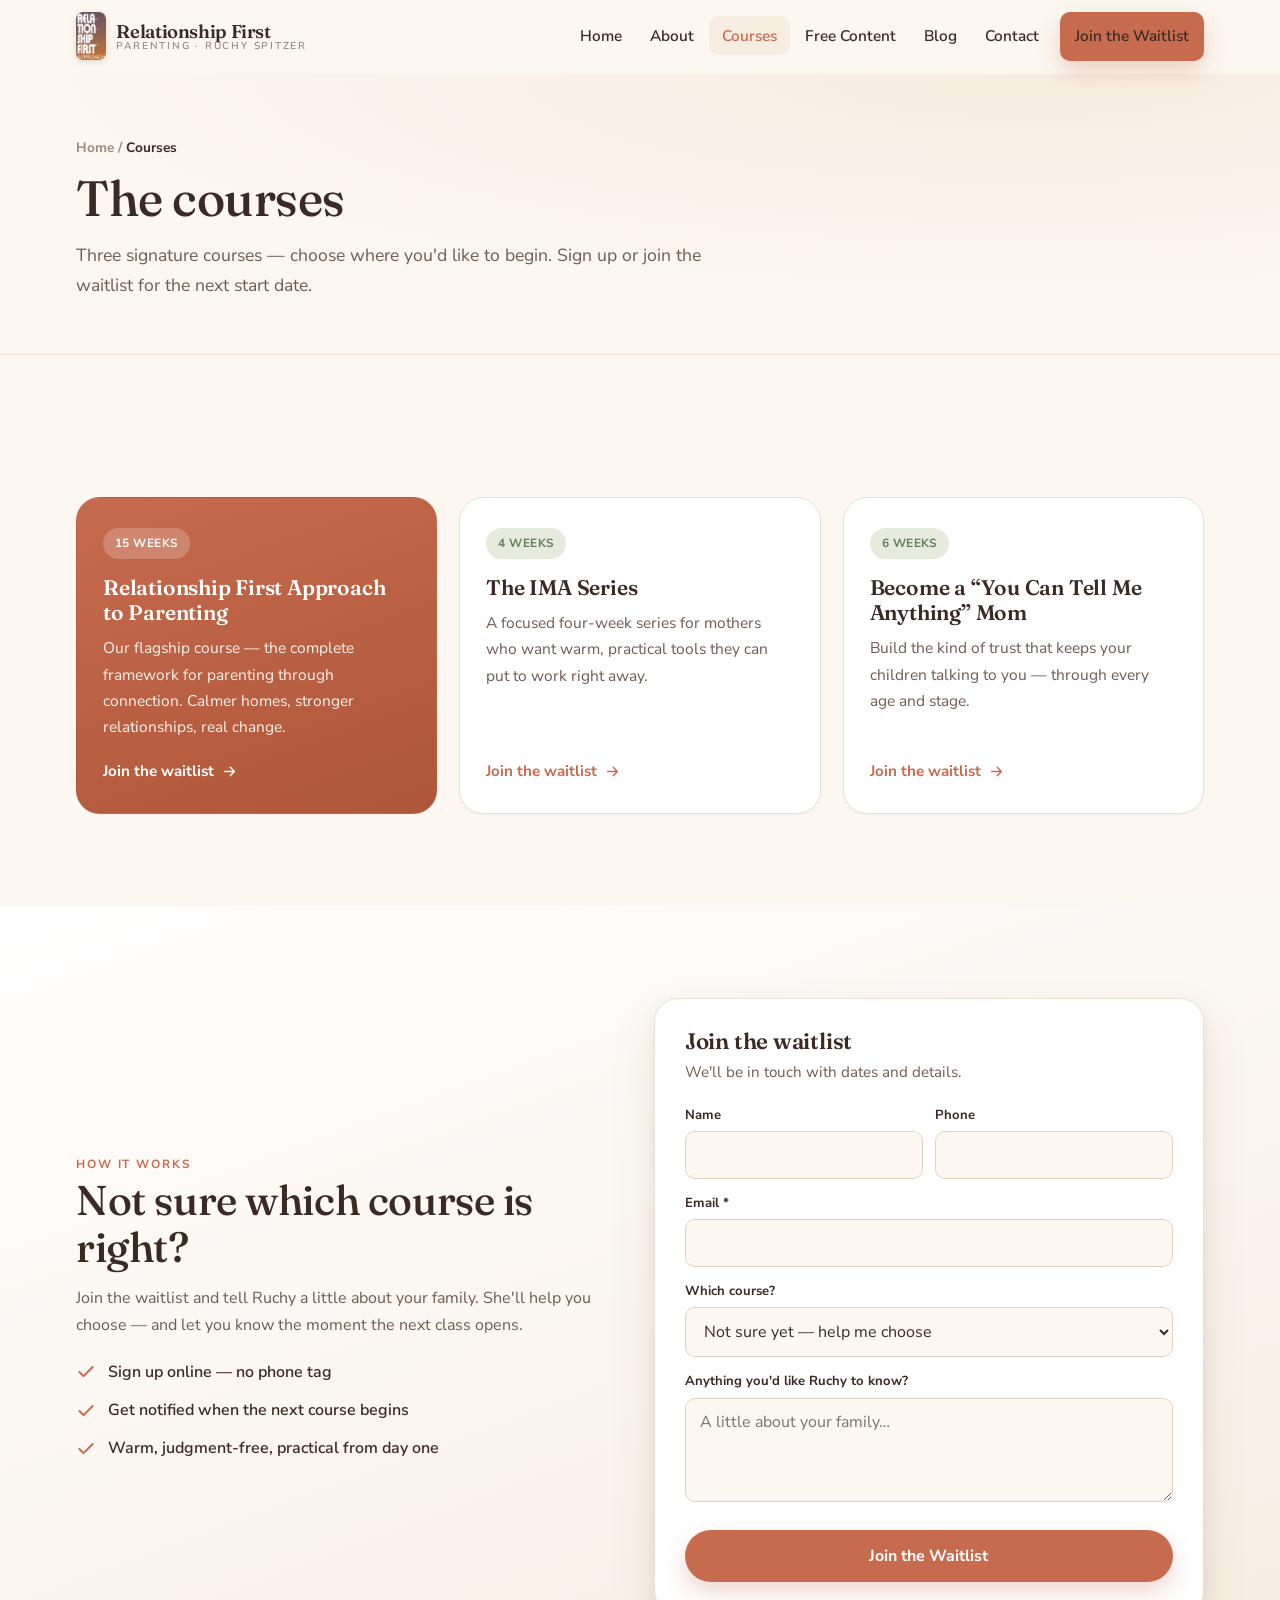
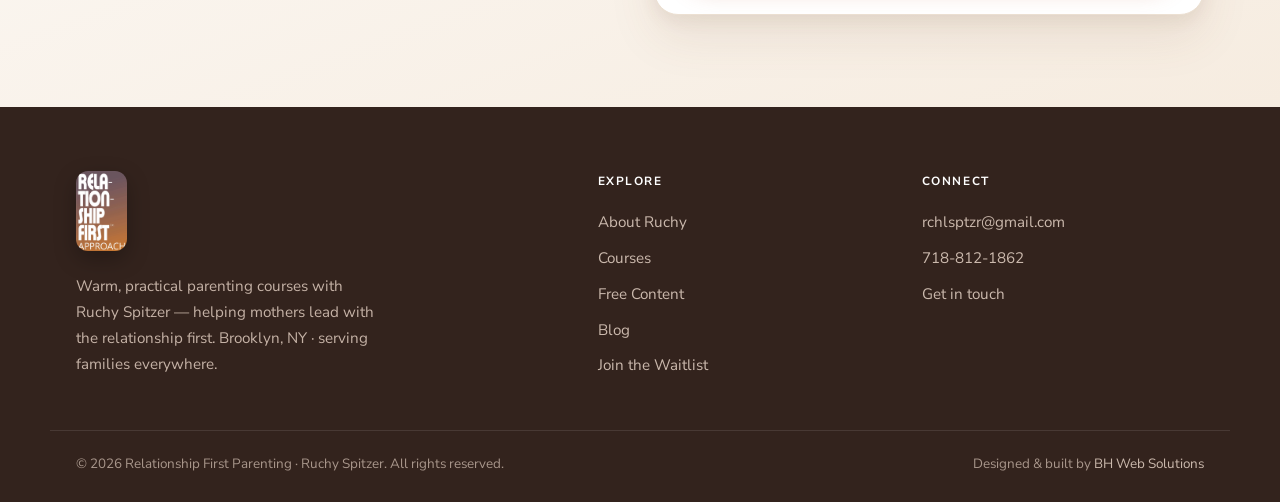
<file: courses.html>
<!DOCTYPE html>
<html lang="en">
<head>
<meta charset="UTF-8">
<meta name="viewport" content="width=device-width, initial-scale=1.0">
<title>Parenting Courses | Ruchy Spitzer — Relationship First Parenting</title>
<meta name="description" content="Three parenting courses by Ruchy Spitzer: the 15-week Relationship First Approach, the 4-week IMA Series, and the 6-week “You Can Tell Me Anything” Mom.">
<meta name="theme-color" content="#C76B4E">
<link rel="icon" type="image/svg+xml" href="assets/favicon.svg">
<meta property="og:type" content="website">
<meta property="og:title" content="Parenting Courses | Ruchy Spitzer — Relationship First Parenting">
<meta property="og:description" content="Three parenting courses by Ruchy Spitzer: the 15-week Relationship First Approach, the 4-week IMA Series, and the 6-week “You Can Tell Me Anything” Mom.">
<meta property="og:image" content="assets/img/hero.jpg">
<link rel="preconnect" href="https://fonts.googleapis.com">
<link rel="preconnect" href="https://fonts.gstatic.com" crossorigin>
<link rel="stylesheet" href="assets/site.css">
</head>
<body>
<nav class="nav" id="nav">
  <div class="in">
    <a href="index.html" class="brand" aria-label="Relationship First Approach — Ruchy Spitzer"><img class="brand__logo" src="assets/img/logo.jpg" alt="Relationship First Approach"><span class="brand__txt">Relationship First<small>Parenting · Ruchy Spitzer</small></span></a>
    <ul class="nav__links">
      <li><a href="index.html">Home</a></li>
      <li><a href="about.html">About</a></li>
      <li><a href="courses.html" aria-current="page">Courses</a></li>
      <li><a href="resources.html">Free Content</a></li>
      <li><a href="blog.html">Blog</a></li>
      <li><a href="contact.html">Contact</a></li>
      <li class="nav__cta"><a href="contact.html" class="btn btn--clay btn--sm">Join the Waitlist</a></li>
    </ul>
    <button class="burger" id="burger" aria-label="Open menu" aria-expanded="false"><span></span><span></span><span></span></button>
  </div>
</nav>
<div class="mobile" id="mobile">
  <a href="index.html">Home</a>
  <a href="about.html">About</a>
  <a href="courses.html">Courses</a>
  <a href="resources.html">Free Content</a>
  <a href="blog.html">Blog</a>
  <a href="contact.html">Contact</a>
  <a href="contact.html" class="m-cta btn btn--clay">Join the Waitlist</a>
</div>
<section class="titlebar"><div class="in">
  <div class="crumb"><a href="index.html">Home</a> / <b>Courses</b></div>
  <h1>The courses</h1>
  <p>Three signature courses — choose where you'd like to begin. Sign up or join the waitlist for the next start date.</p>
</div></section>
<section class="sec">
  <div class="in">
    <div class="course-grid">
      <div class="course feature rv"><span class="wk">15 weeks</span><h3>Relationship First Approach to Parenting</h3><p>Our flagship course — the complete framework for parenting through connection. Calmer homes, stronger relationships, real change.</p><a class="more" href="contact.html">Join the waitlist <svg class="arr" width="17" height="17" viewBox="0 0 24 24" fill="none" stroke="currentColor" stroke-width="2" stroke-linecap="round" stroke-linejoin="round"><path d="M5 12h14M13 6l6 6-6 6"/></svg></a></div>
      <div class="course rv"><span class="wk">4 weeks</span><h3>The IMA Series</h3><p>A focused four-week series for mothers who want warm, practical tools they can put to work right away.</p><a class="more" href="contact.html">Join the waitlist <svg class="arr" width="17" height="17" viewBox="0 0 24 24" fill="none" stroke="currentColor" stroke-width="2" stroke-linecap="round" stroke-linejoin="round"><path d="M5 12h14M13 6l6 6-6 6"/></svg></a></div>
      <div class="course rv"><span class="wk">6 weeks</span><h3>Become a “You Can Tell Me Anything” Mom</h3><p>Build the kind of trust that keeps your children talking to you — through every age and stage.</p><a class="more" href="contact.html">Join the waitlist <svg class="arr" width="17" height="17" viewBox="0 0 24 24" fill="none" stroke="currentColor" stroke-width="2" stroke-linecap="round" stroke-linejoin="round"><path d="M5 12h14M13 6l6 6-6 6"/></svg></a></div>
      
    </div>
  </div>
</section>

<section class="sec join courses">
  <div class="in join__wrap">
    <div class="join__body rv">
      <span class="eyebrow">How it works</span>
      <h2>Not sure which course is right?</h2>
      <p>Join the waitlist and tell Ruchy a little about your family. She'll help you choose — and let you know the moment the next class opens.</p>
      <ul>
        <li><svg width="20" height="20" viewBox="0 0 24 24" fill="none" stroke="currentColor" stroke-width="2.4" stroke-linecap="round" stroke-linejoin="round"><path d="m20 6-11 11-5-5"/></svg> Sign up online — no phone tag</li>
        <li><svg width="20" height="20" viewBox="0 0 24 24" fill="none" stroke="currentColor" stroke-width="2.4" stroke-linecap="round" stroke-linejoin="round"><path d="m20 6-11 11-5-5"/></svg> Get notified when the next course begins</li>
        <li><svg width="20" height="20" viewBox="0 0 24 24" fill="none" stroke="currentColor" stroke-width="2.4" stroke-linecap="round" stroke-linejoin="round"><path d="m20 6-11 11-5-5"/></svg> Warm, judgment-free, practical from day one</li>
      </ul>
    </div>
    <div class="nf-wrap rv rd1">
      <div class="formcard">
        <h3>Join the waitlist</h3>
        <p class="hint">We'll be in touch with dates and details.</p>
        <form class="nf" data-subject="Course waitlist — Relationship First Parenting">
          <div class="fg row2">
            <div><label>Name</label><input type="text" name="Name" autocomplete="name"></div>
            <div><label>Phone</label><input type="tel" name="Phone" autocomplete="tel"></div>
          </div>
          <div class="fg"><label>Email *</label><input type="email" name="Email" required autocomplete="email"></div>
          <div class="fg"><label>Which course?</label>
            <select name="Interested in">
              <option>Not sure yet — help me choose</option>
              <option>Relationship First Approach (15 weeks)</option>
              <option>The IMA Series (4 weeks)</option>
              <option>“You Can Tell Me Anything” Mom (6 weeks)</option>
            </select>
          </div>
          <div class="fg"><label>Anything you'd like Ruchy to know?</label><textarea name="Message" placeholder="A little about your family…"></textarea></div>
          <input type="text" name="_honey" class="hp" tabindex="-1" autocomplete="off" aria-hidden="true">
          <button type="submit" class="btn btn--clay">Join the Waitlist</button>
          <p class="nf-status"></p>
        </form>
        <div class="nf-success"><div class="ic"><svg width="20" height="20" viewBox="0 0 24 24" fill="none" stroke="currentColor" stroke-width="2.4" stroke-linecap="round" stroke-linejoin="round"><path d="m20 6-11 11-5-5"/></svg></div><h3>You're on the list!</h3><p>Thank you — Ruchy will be in touch soon with the next steps.</p></div>
      </div>
    </div>
  </div>
</section>
<footer class="foot">
  <div class="in foot__grid">
    <div>
      <a href="index.html" class="foot__brand" aria-label="Relationship First Approach — Ruchy Spitzer"><img src="assets/img/logo.jpg" alt="Relationship First Approach — Ruchy Spitzer"></a>
      <p class="foot__about">Warm, practical parenting courses with Ruchy Spitzer — helping mothers lead with the relationship first. Brooklyn, NY · serving families everywhere.</p>
    </div>
    <div>
      <h5>Explore</h5>
      <a class="fl" href="about.html">About Ruchy</a>
      <a class="fl" href="courses.html">Courses</a>
      <a class="fl" href="resources.html">Free Content</a>
      <a class="fl" href="blog.html">Blog</a>
      <a class="fl" href="contact.html">Join the Waitlist</a>
    </div>
    <div>
      <h5>Connect</h5>
      <a class="fl" href="mailto:rchlsptzr@gmail.com">rchlsptzr@gmail.com</a>
      <a class="fl" href="tel:17188121862">718-812-1862</a>
      <a class="fl" href="contact.html">Get in touch</a>
    </div>
  </div>
  <div class="in foot__bottom">
    <span>© 2026 Relationship First Parenting · Ruchy Spitzer. All rights reserved.</span>
    <span>Designed &amp; built by <a href="https://bhwebsolutions.com" target="_blank" rel="noopener">BH Web Solutions</a></span>
  </div>
</footer>
<script src="assets/site.js" defer></script>
</body>
</html>
</file>
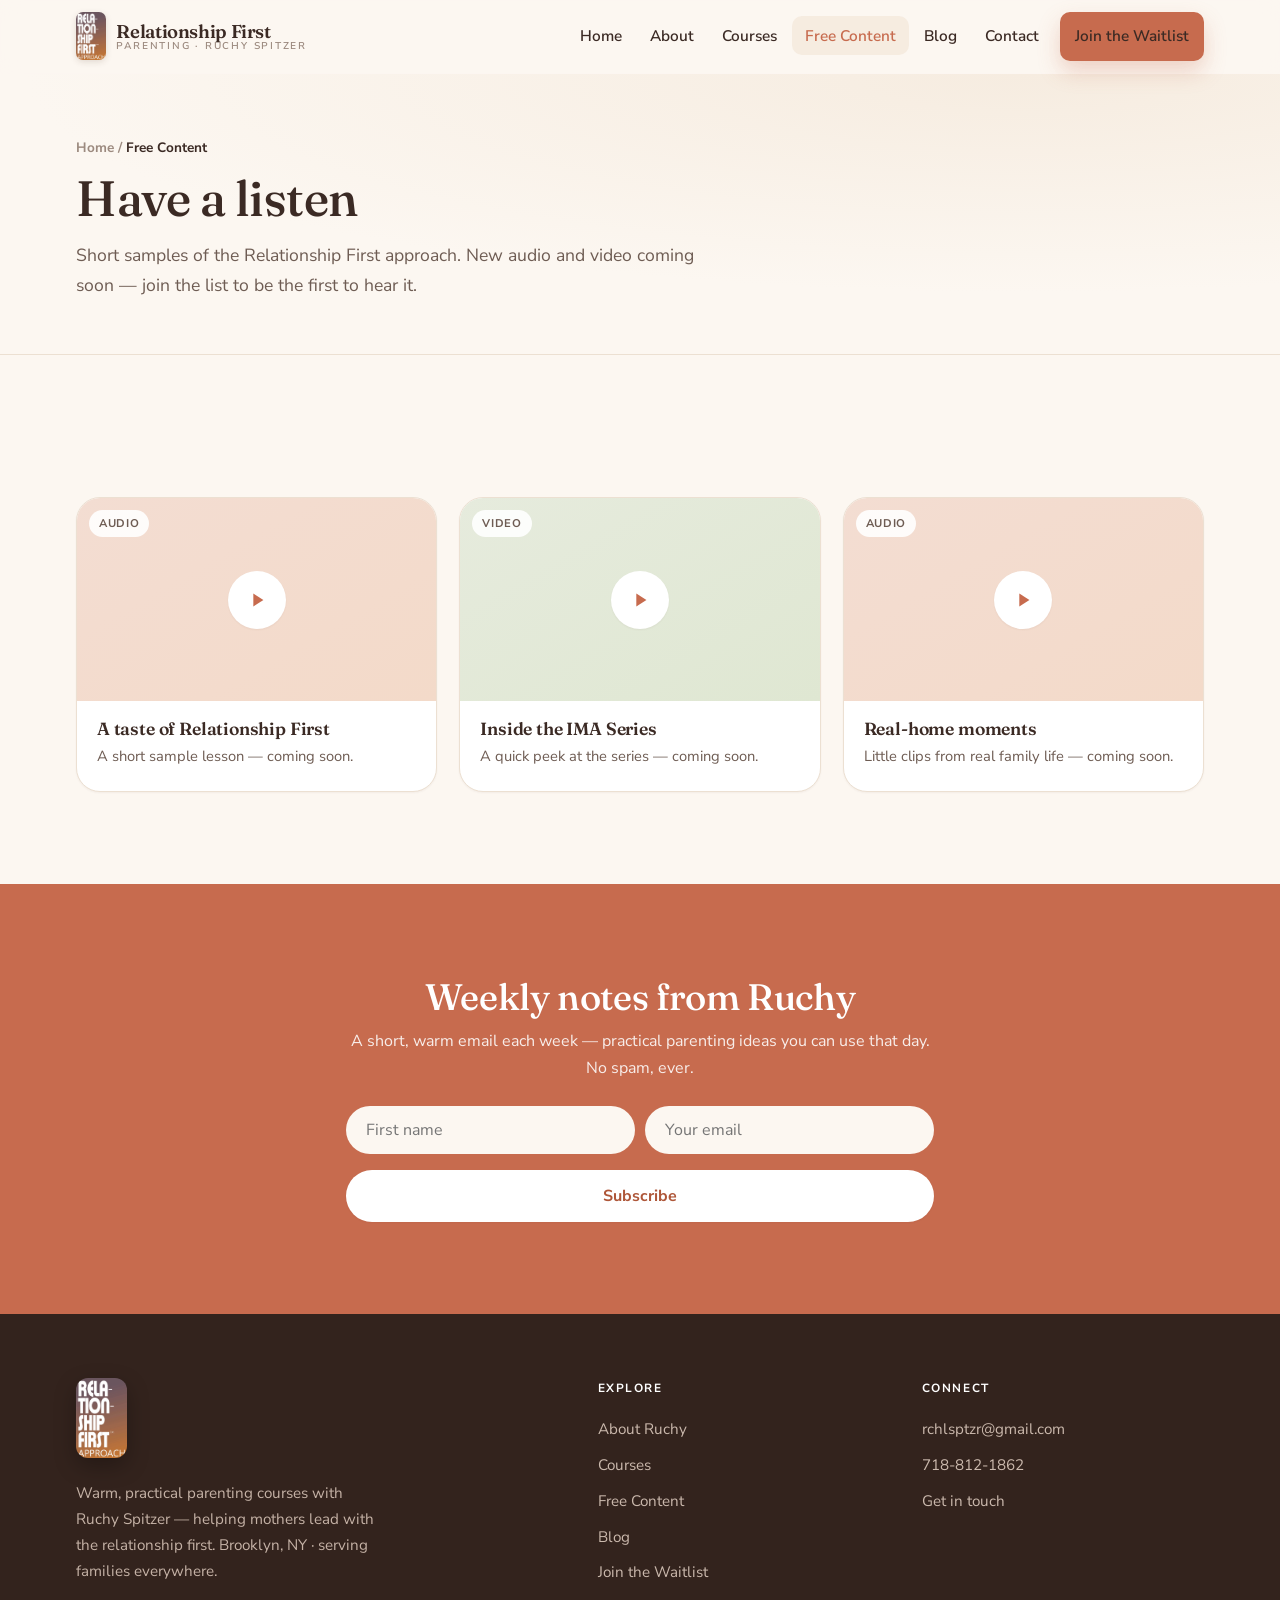
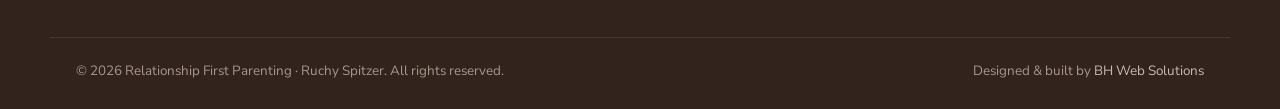
<file: resources.html>
<!DOCTYPE html>
<html lang="en">
<head>
<meta charset="UTF-8">
<meta name="viewport" content="width=device-width, initial-scale=1.0">
<title>Free Parenting Content | Ruchy Spitzer</title>
<meta name="description" content="Free audio and video samples of Ruchy Spitzer’s Relationship First parenting approach. Join the list to be notified of new content.">
<meta name="theme-color" content="#C76B4E">
<link rel="icon" type="image/svg+xml" href="assets/favicon.svg">
<meta property="og:type" content="website">
<meta property="og:title" content="Free Parenting Content | Ruchy Spitzer">
<meta property="og:description" content="Free audio and video samples of Ruchy Spitzer’s Relationship First parenting approach. Join the list to be notified of new content.">
<meta property="og:image" content="assets/img/hero.jpg">
<link rel="preconnect" href="https://fonts.googleapis.com">
<link rel="preconnect" href="https://fonts.gstatic.com" crossorigin>
<link rel="stylesheet" href="assets/site.css">
</head>
<body>
<nav class="nav" id="nav">
  <div class="in">
    <a href="index.html" class="brand" aria-label="Relationship First Approach — Ruchy Spitzer"><img class="brand__logo" src="assets/img/logo.jpg" alt="Relationship First Approach"><span class="brand__txt">Relationship First<small>Parenting · Ruchy Spitzer</small></span></a>
    <ul class="nav__links">
      <li><a href="index.html">Home</a></li>
      <li><a href="about.html">About</a></li>
      <li><a href="courses.html">Courses</a></li>
      <li><a href="resources.html" aria-current="page">Free Content</a></li>
      <li><a href="blog.html">Blog</a></li>
      <li><a href="contact.html">Contact</a></li>
      <li class="nav__cta"><a href="contact.html" class="btn btn--clay btn--sm">Join the Waitlist</a></li>
    </ul>
    <button class="burger" id="burger" aria-label="Open menu" aria-expanded="false"><span></span><span></span><span></span></button>
  </div>
</nav>
<div class="mobile" id="mobile">
  <a href="index.html">Home</a>
  <a href="about.html">About</a>
  <a href="courses.html">Courses</a>
  <a href="resources.html">Free Content</a>
  <a href="blog.html">Blog</a>
  <a href="contact.html">Contact</a>
  <a href="contact.html" class="m-cta btn btn--clay">Join the Waitlist</a>
</div>
<section class="titlebar"><div class="in">
  <div class="crumb"><a href="index.html">Home</a> / <b>Free Content</b></div>
  <h1>Have a listen</h1>
  <p>Short samples of the Relationship First approach. New audio and video coming soon — join the list to be the first to hear it.</p>
</div></section>
<section class="sec">
  <div class="in">
    <div class="media-grid">
      <div class="mcard rv rd1"><div class="mcard__top"><span class="mcard__type">Audio</span><span class="mcard__play"><svg width="22" height="22" viewBox="0 0 24 24" fill="currentColor"><path d="M8 5v14l11-7z"/></svg></span></div><div class="mcard__b"><h3>A taste of Relationship First</h3><p>A short sample lesson — coming soon.</p>
        <!-- When ready, drop in: <audio controls src="assets/audio/sample.mp3"></audio> -->
      </div></div>
      <div class="mcard rv rd2"><div class="mcard__top sage"><span class="mcard__type">Video</span><span class="mcard__play"><svg width="22" height="22" viewBox="0 0 24 24" fill="currentColor"><path d="M8 5v14l11-7z"/></svg></span></div><div class="mcard__b"><h3>Inside the IMA Series</h3><p>A quick peek at the series — coming soon.</p></div></div>
      <div class="mcard rv rd3"><div class="mcard__top"><span class="mcard__type">Audio</span><span class="mcard__play"><svg width="22" height="22" viewBox="0 0 24 24" fill="currentColor"><path d="M8 5v14l11-7z"/></svg></span></div><div class="mcard__b"><h3>Real-home moments</h3><p>Little clips from real family life — coming soon.</p></div></div>
    </div>
  </div>
</section>
<section class="sec news">
  <div class="in">
    <h2>Weekly notes from Ruchy</h2>
    <p>A short, warm email each week — practical parenting ideas you can use that day. No spam, ever.</p>
    <div class="nf-wrap">
      <form class="nf" data-subject="Newsletter signup — Relationship First Parenting">
        <input type="text" name="Name" placeholder="First name" aria-label="First name">
        <input type="email" name="Email" placeholder="Your email" required aria-label="Your email">
        <input type="text" name="_honey" class="hp" tabindex="-1" autocomplete="off" aria-hidden="true">
        <button type="submit" class="btn btn--light">Subscribe</button>
        <p class="nf-status"></p>
      </form>
      <div class="nf-success"><div class="ic"><svg width="20" height="20" viewBox="0 0 24 24" fill="none" stroke="currentColor" stroke-width="2.4" stroke-linecap="round" stroke-linejoin="round"><path d="m20 6-11 11-5-5"/></svg></div><h3>You're on the list!</h3><p>Look out for Ruchy's next note in your inbox.</p></div>
    </div>
  </div>
</section>
<footer class="foot">
  <div class="in foot__grid">
    <div>
      <a href="index.html" class="foot__brand" aria-label="Relationship First Approach — Ruchy Spitzer"><img src="assets/img/logo.jpg" alt="Relationship First Approach — Ruchy Spitzer"></a>
      <p class="foot__about">Warm, practical parenting courses with Ruchy Spitzer — helping mothers lead with the relationship first. Brooklyn, NY · serving families everywhere.</p>
    </div>
    <div>
      <h5>Explore</h5>
      <a class="fl" href="about.html">About Ruchy</a>
      <a class="fl" href="courses.html">Courses</a>
      <a class="fl" href="resources.html">Free Content</a>
      <a class="fl" href="blog.html">Blog</a>
      <a class="fl" href="contact.html">Join the Waitlist</a>
    </div>
    <div>
      <h5>Connect</h5>
      <a class="fl" href="mailto:rchlsptzr@gmail.com">rchlsptzr@gmail.com</a>
      <a class="fl" href="tel:17188121862">718-812-1862</a>
      <a class="fl" href="contact.html">Get in touch</a>
    </div>
  </div>
  <div class="in foot__bottom">
    <span>© 2026 Relationship First Parenting · Ruchy Spitzer. All rights reserved.</span>
    <span>Designed &amp; built by <a href="https://bhwebsolutions.com" target="_blank" rel="noopener">BH Web Solutions</a></span>
  </div>
</footer>
<script src="assets/site.js" defer></script>
</body>
</html>
</file>
<file: assets/site.css>
@import url('https://fonts.googleapis.com/css2?family=Fraunces:ital,opsz,wght@0,9..144,400;0,9..144,500;0,9..144,600;1,9..144,400&family=Nunito+Sans:ital,wght@0,400;0,500;0,600;0,700;1,400&display=swap');
:root{
  --cream:#FCF7F1;--cream-2:#F6ECE0;--paper:#ffffff;
  --ink:#3B2A24;--ink-soft:#6E5C53;--muted:#9C8A7F;
  --clay:#C76B4E;--clay-2:#AE5638;--clay-soft:#F3DDD2;
  --sage:#7E9A6E;--sage-2:#637E55;--sage-soft:#E6EBDD;
  --gold:#E0A94B;
  --line:#ECE0D2;--line-2:#E1D2C0;
  --r-sm:10px;--r:16px;--r-lg:24px;--r-xl:34px;--pill:999px;
  --sh-sm:0 1px 2px rgba(75,45,30,.05);
  --sh:0 6px 16px rgba(120,80,50,.08),0 22px 48px rgba(120,80,50,.10);
  --sh-lg:0 30px 70px rgba(120,80,50,.18);
  --serif:'Fraunces',Georgia,'Times New Roman',serif;
  --sans:'Nunito Sans',-apple-system,BlinkMacSystemFont,'Segoe UI',sans-serif;
  --max:1180px;--nav:74px;
  --ease:cubic-bezier(.4,0,.2,1);--ease-out:cubic-bezier(.22,1,.36,1);
}
*,*::before,*::after{box-sizing:border-box;margin:0;padding:0}
html{scroll-behavior:smooth;scroll-padding-top:calc(var(--nav) + 30px);font-size:16px;-webkit-font-smoothing:antialiased;-moz-osx-font-smoothing:grayscale}
body{font-family:var(--sans);background:var(--cream);color:var(--ink);line-height:1.7;overflow-x:hidden}
a{text-decoration:none;color:inherit}
img{max-width:100%;display:block}
::selection{background:var(--clay-soft);color:var(--clay-2)}
.in{max-width:var(--max);margin:0 auto;padding:0 26px}
.sec{padding:92px 0;position:relative}
h1,h2,h3,h4{font-family:var(--serif);font-weight:500;line-height:1.12;letter-spacing:-.01em;color:var(--ink)}
.eyebrow{font-family:var(--sans);text-transform:uppercase;letter-spacing:.16em;font-size:.74rem;font-weight:700;color:var(--clay)}
.lead{font-size:1.12rem;color:var(--ink-soft)}

/* buttons */
.btn{display:inline-flex;align-items:center;justify-content:center;gap:9px;font-family:var(--sans);font-weight:700;font-size:1rem;padding:13px 26px;border-radius:var(--pill);cursor:pointer;border:2px solid transparent;transition:transform .2s var(--ease),background .2s,box-shadow .2s,border-color .2s,color .2s;white-space:nowrap}
.btn--clay{background:var(--clay);color:#fff;box-shadow:0 10px 22px rgba(199,107,78,.28)}
.btn--clay:hover{background:var(--clay-2);transform:translateY(-2px);box-shadow:0 16px 30px rgba(199,107,78,.36)}
.btn--ghost{background:transparent;color:var(--ink);border-color:var(--line-2)}
.btn--ghost:hover{border-color:var(--clay);color:var(--clay);transform:translateY(-2px)}
.btn--light{background:#fff;color:var(--clay-2);box-shadow:var(--sh-sm)}
.btn--light:hover{transform:translateY(-2px);box-shadow:var(--sh)}
.btn--sm{padding:10px 20px;font-size:.92rem}
.btn:hover svg.arr{transform:translateX(3px)}
.btn svg{transition:transform .2s var(--ease)}

/* nav */
.nav{position:sticky;top:0;z-index:1000;height:var(--nav);background:rgba(252,247,241,.9);backdrop-filter:blur(10px);display:flex;align-items:center;border-bottom:1px solid transparent;transition:box-shadow .25s,border-color .25s,background .25s}
.nav.scrolled{box-shadow:0 4px 20px rgba(120,80,50,.08);border-bottom-color:var(--line)}
.nav .in{width:100%;display:flex;align-items:center;justify-content:space-between;gap:18px}
.brand{display:flex;align-items:center;gap:10px}
.brand__mark{width:44px;height:44px;flex:0 0 auto;display:grid;place-items:center}
.brand__mark svg{width:44px;height:44px;display:block}
.brand__txt{font-family:var(--serif);font-weight:600;font-size:1.16rem;letter-spacing:-.02em;color:var(--ink);line-height:1.05}
.brand__txt small{display:block;font-family:var(--sans);font-weight:600;font-size:.62rem;letter-spacing:.18em;text-transform:uppercase;color:var(--muted)}
.nav__links{display:flex;align-items:center;gap:2px;list-style:none}
.nav__links a{color:var(--ink);padding:9px 13px;border-radius:var(--r-sm);font-weight:600;font-size:.96rem;transition:color .18s,background .18s}
.nav__links a:hover,.nav__links a[aria-current=page]{color:var(--clay);background:var(--cream-2)}
.nav__cta{margin-left:6px}
.burger{display:none;flex-direction:column;gap:5px;background:none;border:none;cursor:pointer;padding:9px}
.burger span{width:24px;height:2px;background:var(--ink);border-radius:2px;transition:.25s var(--ease)}
.burger.on span:nth-child(1){transform:rotate(45deg) translate(5px,5px)}
.burger.on span:nth-child(2){opacity:0}
.burger.on span:nth-child(3){transform:rotate(-45deg) translate(5px,-5px)}
.mobile{position:fixed;inset:0;z-index:999;background:rgba(252,247,241,.98);backdrop-filter:blur(14px);display:flex;flex-direction:column;align-items:center;justify-content:center;gap:6px;opacity:0;pointer-events:none;transition:opacity .26s}
.mobile.on{opacity:1;pointer-events:all}
.mobile a{font-family:var(--serif);font-weight:500;font-size:1.5rem;color:var(--ink);padding:8px 16px;border-radius:var(--r)}
.mobile .m-cta{font-family:var(--sans);font-weight:700;font-size:1.05rem;background:var(--clay);color:#fff;margin-top:10px}

/* hero */
.hero{position:relative;background:radial-gradient(120% 120% at 85% 0%,var(--cream-2),var(--cream) 60%);overflow:hidden}
.hero__in{display:grid;grid-template-columns:1.05fr .95fr;gap:56px;align-items:center;padding:74px 0 84px}
.hero h1{font-size:clamp(2.5rem,5vw,3.9rem);font-weight:500;margin:18px 0 0}
.hero h1 em{font-style:italic;color:var(--clay)}
.hero .sub{margin-top:20px;font-size:1.16rem;color:var(--ink-soft);max-width:46ch}
.hero .cta-row{margin-top:30px;display:flex;flex-wrap:wrap;gap:13px}
.hero .note{margin-top:22px;display:flex;align-items:center;gap:10px;font-size:.95rem;color:var(--muted);font-weight:600}
.hero .note b{color:var(--clay)}
.hero__art{position:relative}
.hero__art .frame{border-radius:var(--r-xl);overflow:hidden;box-shadow:var(--sh-lg);border:6px solid #fff;rotate:1.4deg;aspect-ratio:4/4.6}
.hero__art .frame img{width:100%;height:100%;object-fit:cover}
.hero__art .tag{position:absolute;left:-18px;bottom:34px;background:#fff;border-radius:16px;box-shadow:var(--sh);padding:13px 18px;rotate:-2deg}
.hero__art .tag b{font-family:var(--serif);font-weight:600;font-size:1.5rem;color:var(--clay);display:block;line-height:1}
.hero__art .tag span{font-size:.8rem;color:var(--ink-soft);font-weight:600}

/* section heading */
.shead{max-width:660px}
.shead.center{margin-inline:auto;text-align:center}
.shead h2{font-size:clamp(1.9rem,3.6vw,2.7rem);margin-top:10px}
.shead p{margin-top:14px;color:var(--ink-soft);font-size:1.08rem}

/* value points */
.vals{display:grid;grid-template-columns:repeat(3,1fr);gap:22px;margin-top:50px}
.val{text-align:center;padding:8px}
.val__ic{width:60px;height:60px;border-radius:50%;background:var(--clay-soft);color:var(--clay-2);display:grid;place-items:center;margin:0 auto 14px}
.val h3{font-size:1.2rem;font-weight:600}
.val p{margin-top:6px;color:var(--ink-soft);font-size:.97rem}

/* courses */
.courses{background:var(--cream-2)}
.course-grid{display:grid;grid-template-columns:repeat(3,1fr);gap:22px;margin-top:50px}
.course{display:flex;flex-direction:column;background:#fff;border:1px solid var(--line);border-radius:var(--r-lg);padding:30px 26px 28px;box-shadow:var(--sh-sm);transition:transform .26s var(--ease-out),box-shadow .26s}
.course:hover{transform:translateY(-6px);box-shadow:var(--sh)}
.course .wk{align-self:flex-start;font-size:.74rem;font-weight:700;letter-spacing:.04em;text-transform:uppercase;color:var(--sage-2);background:var(--sage-soft);padding:5px 12px;border-radius:var(--pill)}
.course h3{font-size:1.32rem;font-weight:600;margin:16px 0 0;line-height:1.2}
.course p{margin-top:10px;color:var(--ink-soft);font-size:.97rem;flex:1}
.course .more{margin-top:18px;font-weight:700;color:var(--clay);display:inline-flex;align-items:center;gap:7px;font-size:.95rem}
.course.feature{background:linear-gradient(160deg,var(--clay),var(--clay-2));color:#fff;border-color:transparent}
.course.feature h3,.course.feature p{color:#fff}.course.feature p{opacity:.92}
.course.feature .wk{background:rgba(255,255,255,.2);color:#fff}
.course.feature .more{color:#fff}

/* split (about / media) */
.split{display:grid;grid-template-columns:.92fr 1.08fr;gap:54px;align-items:center}
.split.flip{grid-template-columns:1.08fr .92fr}
.split__img{border-radius:var(--r-xl);overflow:hidden;box-shadow:var(--sh);border:6px solid #fff;aspect-ratio:4/3.4}
.split__img img{width:100%;height:100%;object-fit:cover}
.split__body h2{font-size:clamp(1.8rem,3.4vw,2.5rem)}
.split__body p{margin-top:14px;color:var(--ink-soft)}
.split__body .cta-row{margin-top:24px;display:flex;flex-wrap:wrap;gap:12px}
.signoff{margin-top:18px;font-family:var(--serif);font-style:italic;font-size:1.15rem;color:var(--clay)}

/* media / resources */
.media{background:var(--cream-2)}
.media-grid{display:grid;grid-template-columns:repeat(3,1fr);gap:22px;margin-top:50px}
.mcard{background:#fff;border:1px solid var(--line);border-radius:var(--r-lg);overflow:hidden;box-shadow:var(--sh-sm)}
.mcard__top{aspect-ratio:16/9;background:linear-gradient(150deg,var(--clay-soft),var(--blush,#f3dac9));display:grid;place-items:center;position:relative}
.mcard__top.sage{background:linear-gradient(150deg,var(--sage-soft),#dfe7d2)}
.mcard__play{width:58px;height:58px;border-radius:50%;background:#fff;color:var(--clay);display:grid;place-items:center;box-shadow:var(--sh-sm)}
.mcard__type{position:absolute;top:12px;left:12px;font-size:.7rem;font-weight:700;letter-spacing:.06em;text-transform:uppercase;color:var(--ink-soft);background:rgba(255,255,255,.9);padding:4px 10px;border-radius:var(--pill)}
.mcard__b{padding:18px 20px 22px}
.mcard__b h3{font-size:1.1rem;font-weight:600}
.mcard__b p{margin-top:6px;color:var(--ink-soft);font-size:.92rem}
.mcard audio{width:100%;margin-top:14px}

/* forms */
.formcard{background:#fff;border:1px solid var(--line);border-radius:var(--r-lg);box-shadow:var(--sh);padding:30px 30px 32px}
.formcard h3{font-size:1.4rem;font-weight:600}
.formcard .hint{color:var(--ink-soft);font-size:.95rem;margin:6px 0 18px}
.nf .fg{margin-bottom:13px}
.nf .fg.row2{display:grid;grid-template-columns:1fr 1fr;gap:12px}
.nf label{display:block;font-size:.82rem;font-weight:700;color:var(--ink);margin-bottom:5px}
.nf input,.nf select,.nf textarea{width:100%;font-family:var(--sans);font-size:1rem;color:var(--ink);background:var(--cream);border:1.5px solid var(--line-2);border-radius:var(--r-sm);padding:12px 14px;transition:border-color .18s,background .18s,box-shadow .18s}
.nf textarea{min-height:104px;resize:vertical}
.nf input:focus,.nf select:focus,.nf textarea:focus{outline:none;border-color:var(--clay);background:#fff;box-shadow:0 0 0 3px rgba(199,107,78,.14)}
.nf .btn{width:100%;margin-top:6px}
.nf .hp{position:absolute!important;left:-9999px!important;width:1px;height:1px;opacity:0}
.nf-status{margin-top:10px;font-size:.9rem;font-weight:600;color:var(--clay-2);display:none}
.nf-status.show{display:block}
.nf-success{display:none;text-align:center;padding:14px 6px}
.nf-success.show{display:block}
.nf-success .ic{width:60px;height:60px;border-radius:50%;background:var(--sage-soft);color:var(--sage-2);display:grid;place-items:center;margin:0 auto 12px}
.nf-success h3{font-size:1.3rem;font-weight:600}
.nf-success p{color:var(--ink-soft);margin-top:6px}

/* waitlist band */
.join{background:linear-gradient(160deg,#fff,var(--cream-2))}
.join__wrap{display:grid;grid-template-columns:1fr 1.05fr;gap:54px;align-items:center}
.join__body h2{font-size:clamp(1.9rem,3.6vw,2.6rem)}
.join__body p{margin-top:14px;color:var(--ink-soft)}
.join__body ul{list-style:none;margin-top:20px;display:grid;gap:11px}
.join__body li{display:flex;align-items:center;gap:12px;font-weight:600;color:var(--ink)}
.join__body li svg{flex:0 0 auto;color:var(--clay)}

/* newsletter strip */
.news{background:var(--clay);color:#fff;text-align:center}
.news .in{max-width:640px}
.news h2{color:#fff;font-size:clamp(1.7rem,3vw,2.3rem)}
.news p{color:rgba(255,255,255,.88);margin-top:10px}
.news form{margin-top:24px;display:flex;gap:10px;flex-wrap:wrap;justify-content:center}
.news input{flex:1;min-width:240px;font-family:var(--sans);font-size:1rem;border:none;border-radius:var(--pill);padding:13px 20px;color:var(--ink)}
.news input:focus{outline:none;box-shadow:0 0 0 3px rgba(255,255,255,.4)}
.news .btn--light{flex:0 0 auto}
.news .nf-success{color:#fff}.news .nf-success .ic{background:rgba(255,255,255,.18);color:#fff}.news .nf-success h3{color:#fff}.news .nf-success p{color:rgba(255,255,255,.9)}
.news .nf-status{color:#ffe9e0}

/* blog */
.blog-grid{display:grid;grid-template-columns:repeat(3,1fr);gap:24px;margin-top:50px}
.post{display:flex;flex-direction:column;background:#fff;border:1px solid var(--line);border-radius:var(--r-lg);overflow:hidden;box-shadow:var(--sh-sm);transition:transform .26s var(--ease-out),box-shadow .26s}
.post:hover{transform:translateY(-6px);box-shadow:var(--sh)}
.post__top{height:120px;background:linear-gradient(150deg,var(--clay-soft),#f3dac9)}
.post:nth-child(3n+2) .post__top{background:linear-gradient(150deg,var(--sage-soft),#dfe7d2)}
.post:nth-child(3n) .post__top{background:linear-gradient(150deg,#f6e3c4,#f0d3a8)}
.post__b{padding:22px 24px 24px;display:flex;flex-direction:column;gap:8px;flex:1}
.post__cat{font-size:.72rem;font-weight:700;letter-spacing:.05em;text-transform:uppercase;color:var(--clay)}
.post h3{font-size:1.18rem;font-weight:600;line-height:1.25}
.post p{color:var(--ink-soft);font-size:.93rem;flex:1}

/* page title */
.titlebar{background:radial-gradient(120% 120% at 80% 0%,var(--cream-2),var(--cream) 65%);padding:62px 0 54px;border-bottom:1px solid var(--line)}
.titlebar .crumb{font-size:.85rem;font-weight:700;color:var(--muted);margin-bottom:12px}
.titlebar .crumb a:hover{color:var(--clay)}.titlebar .crumb b{color:var(--ink)}
.titlebar h1{font-size:clamp(2.1rem,4.4vw,3.1rem);font-weight:500}
.titlebar p{margin-top:14px;color:var(--ink-soft);font-size:1.1rem;max-width:60ch}

/* contact details */
.cwrap{display:grid;grid-template-columns:.85fr 1.15fr;gap:50px;align-items:start}
.cline{display:flex;gap:14px;align-items:flex-start;padding:14px 0;border-top:1px solid var(--line)}
.cline:first-of-type{border-top:none}
.cline .ic{width:42px;height:42px;flex:0 0 auto;border-radius:12px;background:var(--clay-soft);color:var(--clay-2);display:grid;place-items:center}
.cline .k{font-size:.74rem;font-weight:700;letter-spacing:.05em;text-transform:uppercase;color:var(--muted)}
.cline .v{font-weight:700;color:var(--ink)}
.cline .v a:hover{color:var(--clay)}

/* footer */
.foot{background:#33231D;color:#d9c8bd;padding:64px 0 26px}
.foot__grid{display:grid;grid-template-columns:1.7fr 1fr 1fr;gap:42px}
.foot .brand__txt{color:#fff}
.foot__about{font-size:.95rem;line-height:1.7;max-width:34ch;margin-top:14px;color:#c5b2a6}
.foot h5{color:#fff;font-family:var(--sans);font-size:.74rem;letter-spacing:.13em;text-transform:uppercase;font-weight:700;margin-bottom:14px}
.foot a.fl{display:block;color:#cbb9ad;padding:5px 0;font-size:.95rem;transition:color .18s}
.foot a.fl:hover{color:var(--gold)}
.foot__bottom{border-top:1px solid rgba(255,255,255,.1);margin-top:46px;padding-top:22px;display:flex;justify-content:space-between;flex-wrap:wrap;gap:12px;font-size:.84rem;color:#a8968b}
.foot__bottom a{color:#cbb9ad}.foot__bottom a:hover{color:var(--gold)}

/* reveal */
.rv{opacity:0;transform:translateY(24px);transition:opacity .7s var(--ease-out),transform .7s var(--ease-out)}
.rv.show{opacity:1;transform:none}
.rd1{transition-delay:.07s}.rd2{transition-delay:.14s}.rd3{transition-delay:.21s}

@media(max-width:920px){
  .hero__in{grid-template-columns:1fr;gap:30px;padding:54px 0 64px}
  .hero__art{max-width:440px}
  .vals,.course-grid,.media-grid,.blog-grid{grid-template-columns:1fr 1fr}
  .split,.split.flip,.join__wrap,.cwrap{grid-template-columns:1fr;gap:32px}
  .split.flip .split__img{order:-1}
  .foot__grid{grid-template-columns:1fr 1fr}
}
@media(max-width:620px){
  .sec{padding:64px 0}
  .nav__links{display:none}.burger{display:flex}
  .vals,.course-grid,.media-grid,.blog-grid{grid-template-columns:1fr}
  .nf .fg.row2{grid-template-columns:1fr}
  .foot__grid{grid-template-columns:1fr}
  .hero .cta-row .btn{width:100%}
}
@media(prefers-reduced-motion:reduce){*{animation:none!important;transition:none!important}.rv{opacity:1;transform:none}}
:focus-visible{outline:3px solid var(--clay);outline-offset:2px;border-radius:6px}

/* ===== real brand logo (Relationship First Approach) ===== */
.hero__logo{max-width:330px;margin:0 auto;border-radius:20px;overflow:hidden;box-shadow:var(--sh-lg);border:6px solid #fff}
.hero__logo img{width:100%;height:auto;display:block}
.foot__brand{display:inline-block;line-height:0}
.foot__brand img{height:80px;width:auto;border-radius:12px;box-shadow:0 8px 22px rgba(0,0,0,.28)}
@media(max-width:920px){.hero__logo{max-width:260px}}

/* header logo (client's real logo, sized for the nav) */
.brand__logo{height:48px;width:auto;display:block;border-radius:7px;box-shadow:0 2px 6px rgba(75,45,30,.15)}
@media(max-width:620px){.brand__logo{height:42px}.brand__txt{font-size:1.02rem}}
</file>
